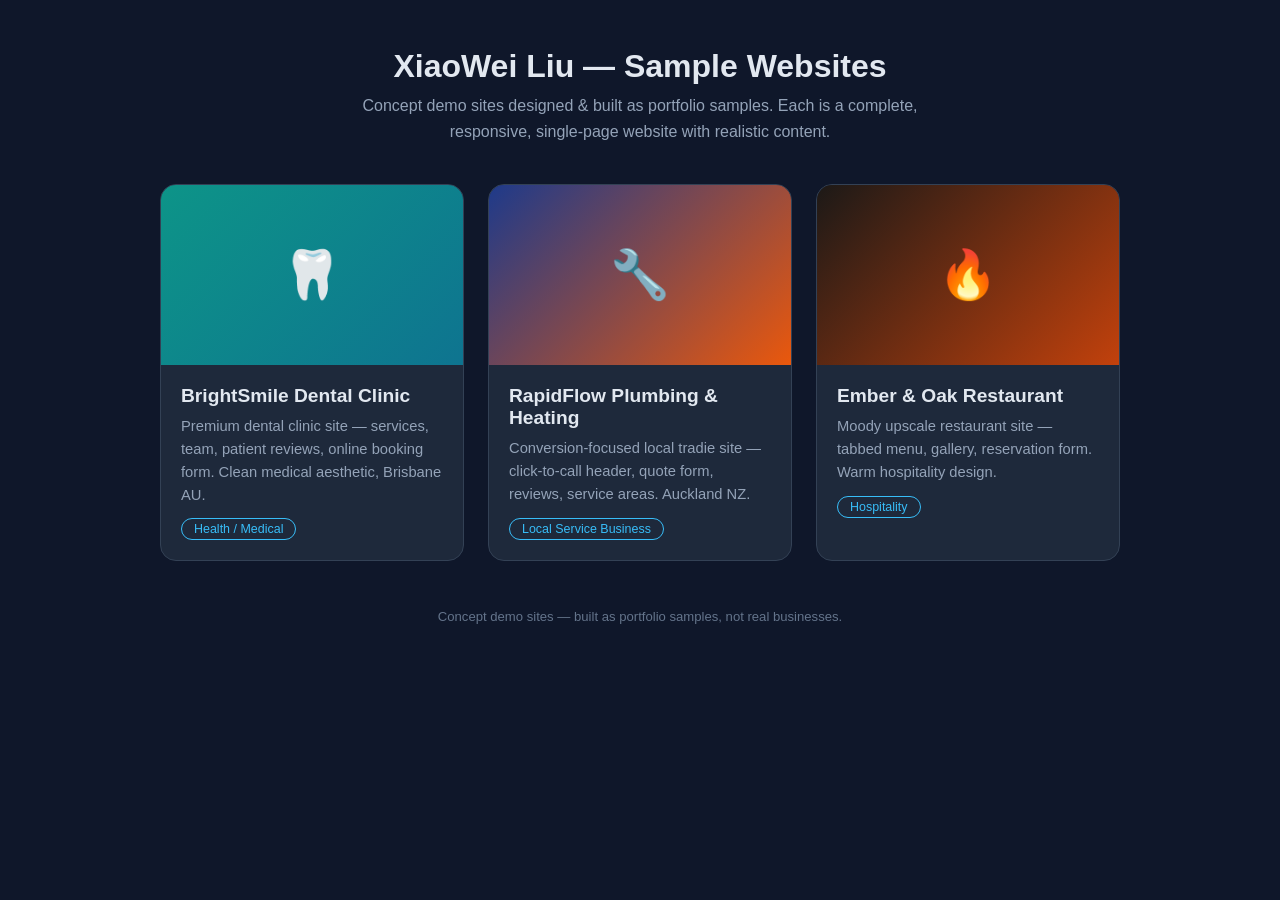
<file: index.html>
<!DOCTYPE html>
<html lang="en">
<head>
<meta charset="UTF-8">
<meta name="viewport" content="width=device-width, initial-scale=1.0">
<title>XiaoWei Liu — Web Design & Development Samples</title>
<style>
  * { margin:0; padding:0; box-sizing:border-box; }
  body { font-family:-apple-system,'Segoe UI',Roboto,Helvetica,Arial,sans-serif; background:#0f172a; color:#e2e8f0; min-height:100vh; display:flex; flex-direction:column; align-items:center; padding:48px 20px; }
  h1 { font-size:2rem; margin-bottom:8px; text-align:center; }
  p.sub { color:#94a3b8; margin-bottom:40px; text-align:center; max-width:640px; line-height:1.6; }
  .grid { display:grid; grid-template-columns:repeat(auto-fit,minmax(280px,1fr)); gap:24px; max-width:960px; width:100%; }
  .card { background:#1e293b; border-radius:16px; overflow:hidden; text-decoration:none; color:inherit; transition:transform .2s, box-shadow .2s; border:1px solid #334155; }
  .card:hover { transform:translateY(-4px); box-shadow:0 12px 32px rgba(0,0,0,.4); }
  .card .thumb { height:180px; display:flex; align-items:center; justify-content:center; font-size:3rem; }
  .card.dental .thumb { background:linear-gradient(135deg,#0d9488,#0e7490); }
  .card.plumbing .thumb { background:linear-gradient(135deg,#1e3a8a,#ea580c); }
  .card.restaurant .thumb { background:linear-gradient(135deg,#1c1917,#c2410c); }
  .card .body { padding:20px; }
  .card h2 { font-size:1.2rem; margin-bottom:8px; }
  .card p { color:#94a3b8; font-size:.92rem; line-height:1.55; }
  .card .tag { display:inline-block; margin-top:12px; font-size:.78rem; color:#38bdf8; border:1px solid #38bdf8; border-radius:999px; padding:3px 12px; }
  footer { margin-top:48px; color:#64748b; font-size:.82rem; text-align:center; }
</style>
</head>
<body>
  <h1>XiaoWei Liu — Sample Websites</h1>
  <p class="sub">Concept demo sites designed &amp; built as portfolio samples. Each is a complete, responsive, single-page website with realistic content.</p>
  <div class="grid">
    <a class="card dental" href="./dental-clinic/">
      <div class="thumb">🦷</div>
      <div class="body">
        <h2>BrightSmile Dental Clinic</h2>
        <p>Premium dental clinic site — services, team, patient reviews, online booking form. Clean medical aesthetic, Brisbane AU.</p>
        <span class="tag">Health / Medical</span>
      </div>
    </a>
    <a class="card plumbing" href="./plumbing/">
      <div class="thumb">🔧</div>
      <div class="body">
        <h2>RapidFlow Plumbing &amp; Heating</h2>
        <p>Conversion-focused local tradie site — click-to-call header, quote form, reviews, service areas. Auckland NZ.</p>
        <span class="tag">Local Service Business</span>
      </div>
    </a>
    <a class="card restaurant" href="./restaurant/">
      <div class="thumb">🔥</div>
      <div class="body">
        <h2>Ember &amp; Oak Restaurant</h2>
        <p>Moody upscale restaurant site — tabbed menu, gallery, reservation form. Warm hospitality design.</p>
        <span class="tag">Hospitality</span>
      </div>
    </a>
  </div>
  <footer>Concept demo sites — built as portfolio samples, not real businesses.</footer>
</body>
</html>
</file>
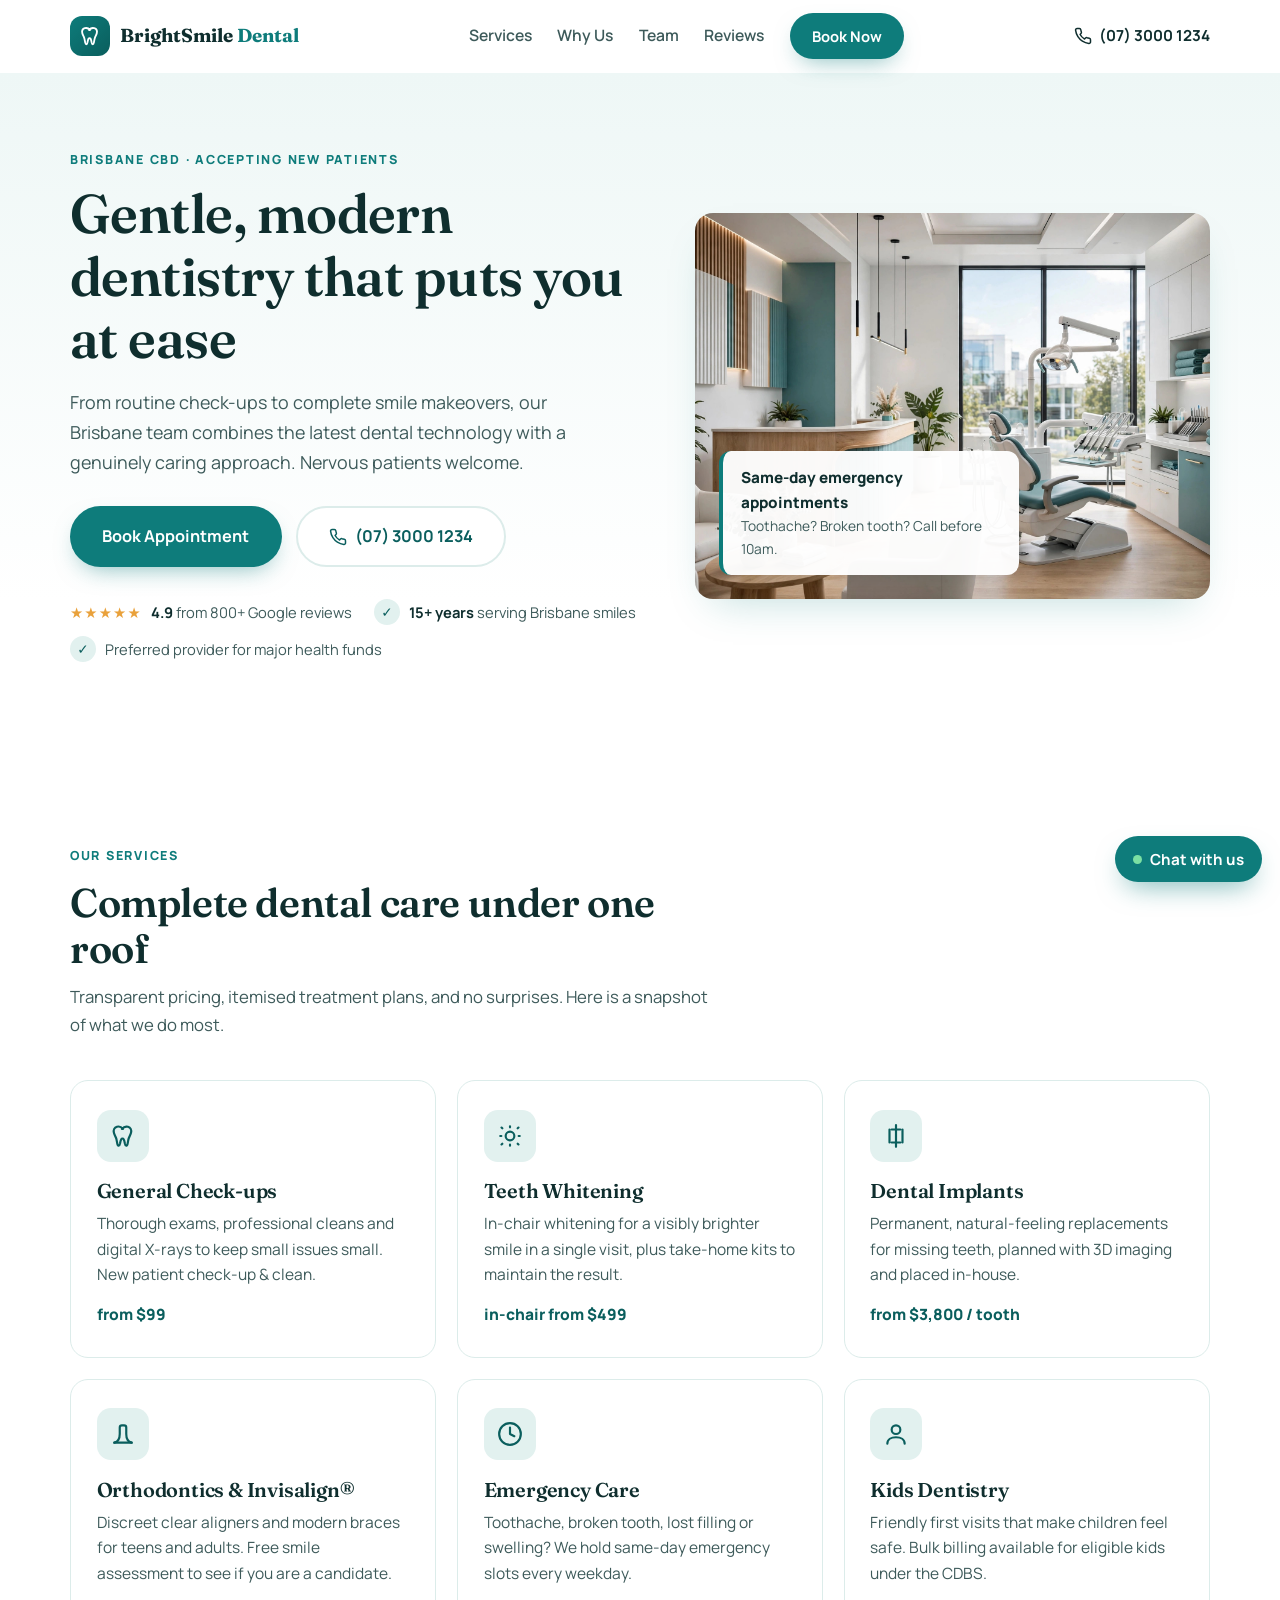
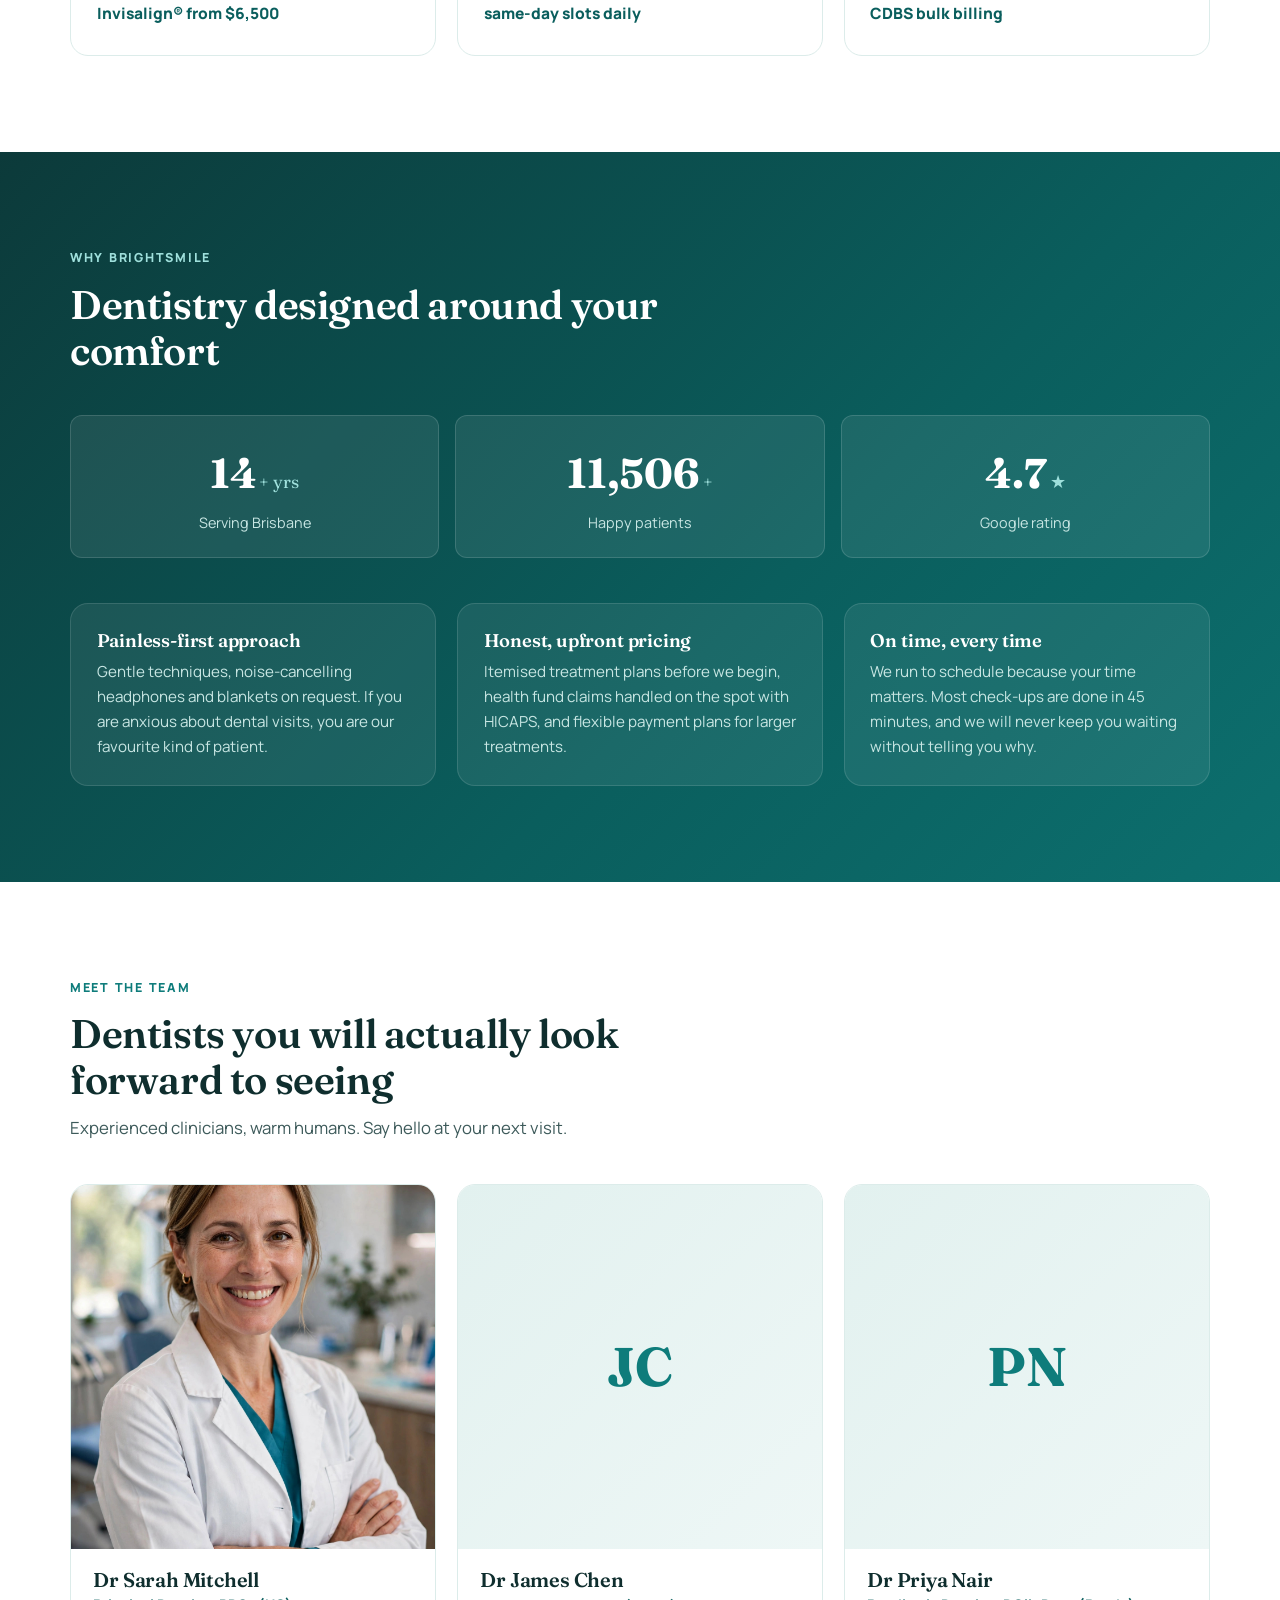
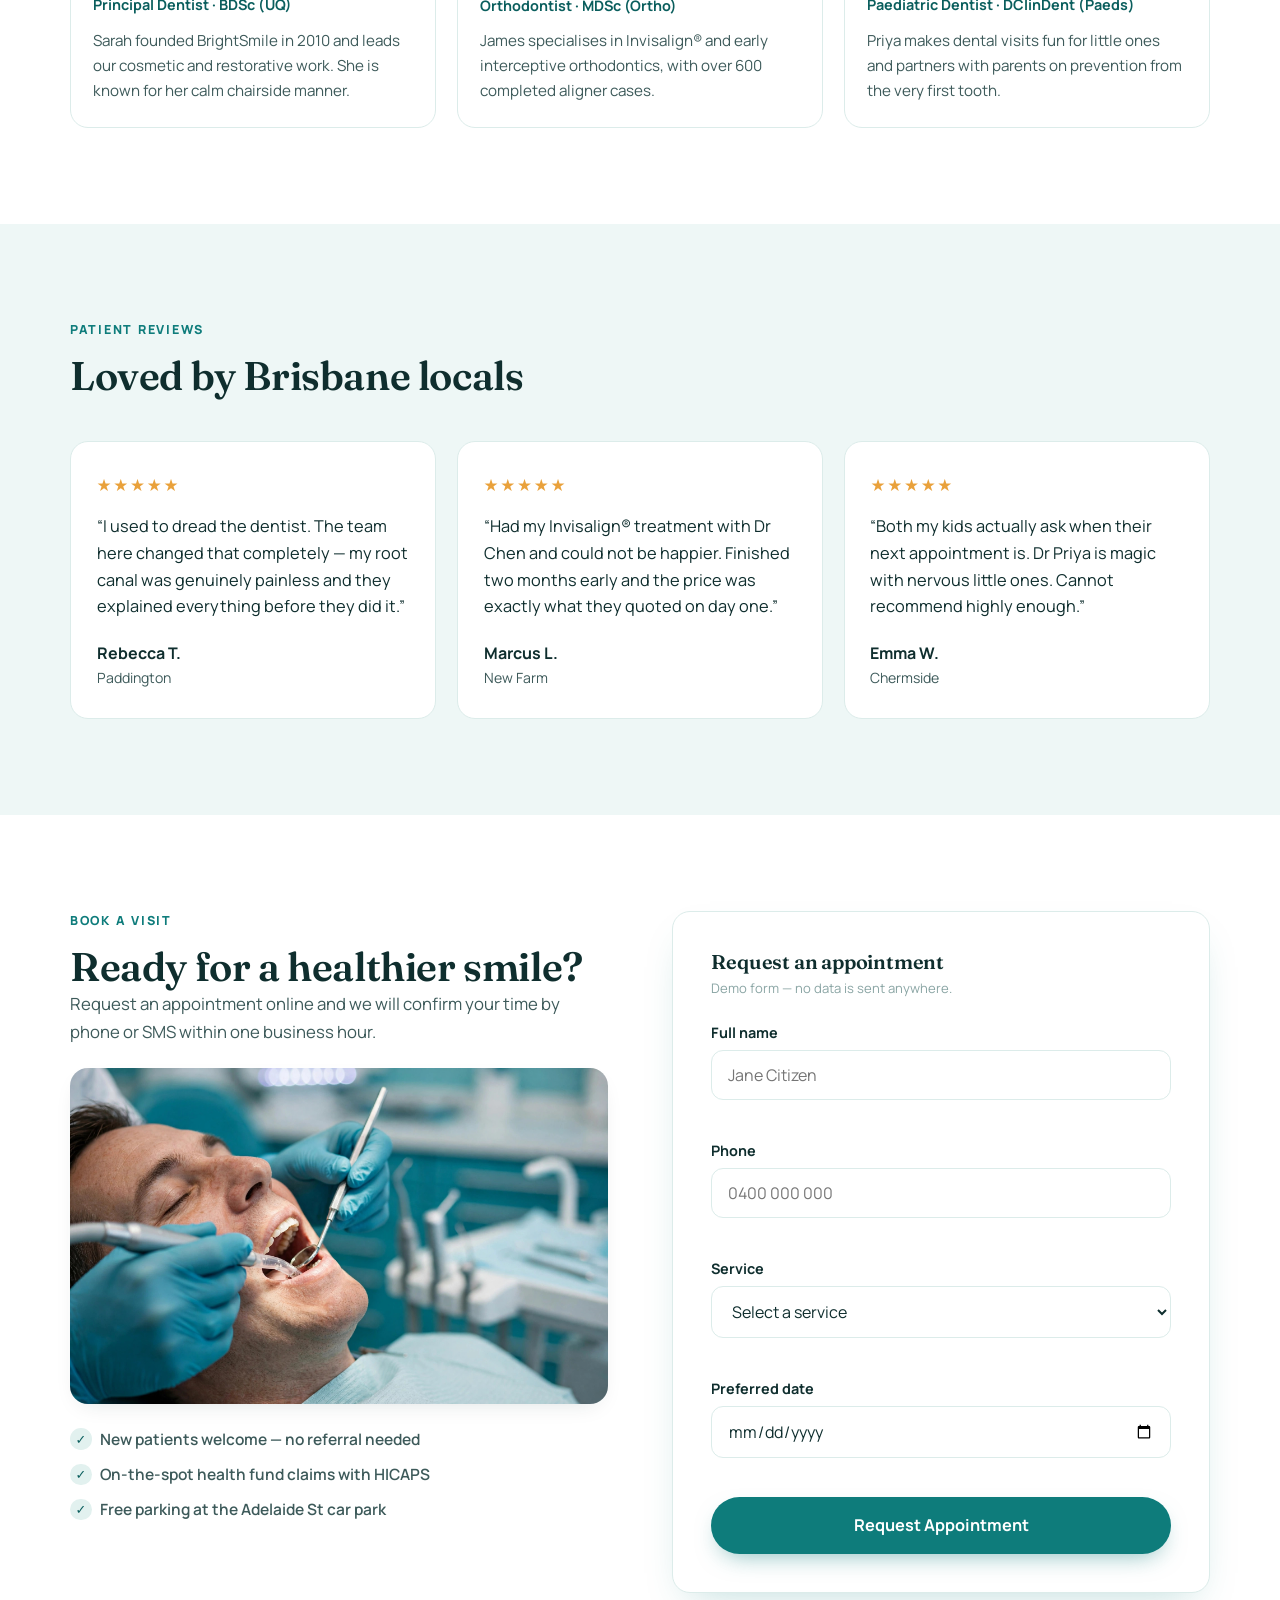
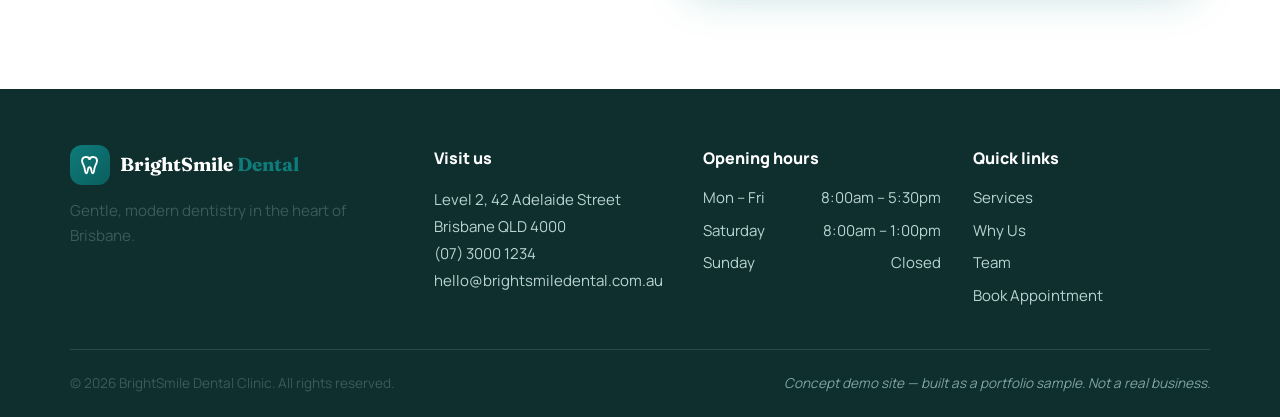
<file: dental-clinic/index.html>
<!DOCTYPE html>
<html lang="en-AU">
<head>
  <meta charset="UTF-8">
  <meta name="viewport" content="width=device-width, initial-scale=1.0">
  <title>BrightSmile Dental Clinic | Gentle Modern Dentistry in Brisbane</title>
  <meta name="description" content="BrightSmile Dental Clinic — gentle, modern dentistry in Brisbane CBD. Check-ups, whitening, implants, Invisalign and emergency care. Book online today.">
  <link rel="preconnect" href="https://fonts.googleapis.com">
  <link rel="preconnect" href="https://fonts.gstatic.com" crossorigin>
  <link href="https://fonts.googleapis.com/css2?family=Fraunces:opsz,wght@9..144,500;9..144,600;9..144,700&family=Manrope:wght@400;500;600;700;800&display=swap" rel="stylesheet">
  <link rel="stylesheet" href="styles.css">
  <link rel="stylesheet" href="chatbot.css">
</head>
<body>

  <!-- ============ NAV ============ -->
  <header class="nav" id="siteNav">
    <div class="container nav-inner">
      <a href="#top" class="brand" aria-label="BrightSmile Dental Clinic home">
        <span class="brand-mark" aria-hidden="true">
          <svg viewBox="0 0 24 24" width="22" height="22" fill="none" stroke="currentColor" stroke-width="2" stroke-linecap="round" stroke-linejoin="round"><path d="M12 5.5c-1.5-1.8-3.7-2.6-5.6-2C4 4.2 3 6.6 3.6 9c.5 2.1 1.6 3.4 2.2 5.4.4 1.4.6 3 .9 4.5.2 1 .6 2.1 1.4 2.1.9 0 1-1.2 1.2-2.3.2-1.3.5-2.7 1.2-3.9.3-.6 1.7-.6 2 0 .7 1.2 1 2.6 1.2 3.9.2 1.1.3 2.3 1.2 2.3.8 0 1.2-1.1 1.4-2.1.3-1.5.5-3.1.9-4.5.6-2 1.7-3.3 2.2-5.4.6-2.4-.4-4.8-2.8-5.5-1.9-.6-4.1.2-5.6 2z"/></svg>
        </span>
        <span class="brand-text">BrightSmile <em>Dental</em></span>
      </a>
      <nav class="nav-links" id="navLinks" aria-label="Primary">
        <a href="#services">Services</a>
        <a href="#why">Why Us</a>
        <a href="#team">Team</a>
        <a href="#reviews">Reviews</a>
        <a href="#book" class="btn btn-primary btn-sm nav-cta">Book Now</a>
      </nav>
      <div class="nav-actions">
        <a href="tel:+61730001234" class="nav-phone" aria-label="Call the clinic">
          <svg viewBox="0 0 24 24" width="18" height="18" fill="none" stroke="currentColor" stroke-width="2" stroke-linecap="round" stroke-linejoin="round"><path d="M22 16.9v3a2 2 0 0 1-2.2 2 19.8 19.8 0 0 1-8.6-3.1 19.5 19.5 0 0 1-6-6A19.8 19.8 0 0 1 2.1 4.2 2 2 0 0 1 4.1 2h3a2 2 0 0 1 2 1.7c.1 1 .4 2 .7 2.9a2 2 0 0 1-.5 2.1L8.1 10a16 16 0 0 0 6 6l1.3-1.3a2 2 0 0 1 2.1-.4c.9.3 1.9.5 2.9.7a2 2 0 0 1 1.6 2z"/></svg>
          <span>(07) 3000 1234</span>
        </a>
        <button class="nav-toggle" id="navToggle" aria-label="Open menu" aria-expanded="false">
          <span></span><span></span><span></span>
        </button>
      </div>
    </div>
  </header>

  <main id="top">

    <!-- ============ HERO ============ -->
    <section class="hero">
      <div class="container hero-grid">
        <div class="hero-copy">
          <p class="eyebrow">Brisbane CBD &middot; Accepting new patients</p>
          <h1>Gentle, modern dentistry that puts you at ease</h1>
          <p class="lede">From routine check-ups to complete smile makeovers, our Brisbane team combines the latest dental technology with a genuinely caring approach. Nervous patients welcome.</p>
          <div class="hero-ctas">
            <a href="#book" class="btn btn-primary btn-lg">Book Appointment</a>
            <a href="tel:+61730001234" class="btn btn-outline btn-lg">
              <svg viewBox="0 0 24 24" width="18" height="18" fill="none" stroke="currentColor" stroke-width="2" stroke-linecap="round" stroke-linejoin="round"><path d="M22 16.9v3a2 2 0 0 1-2.2 2 19.8 19.8 0 0 1-8.6-3.1 19.5 19.5 0 0 1-6-6A19.8 19.5 0 0 1 2.1 4.2 2 2 0 0 1 4.1 2h3a2 2 0 0 1 2 1.7c.1 1 .4 2 .7 2.9a2 2 0 0 1-.5 2.1L8.1 10a16 16 0 0 0 6 6l1.3-1.3a2 2 0 0 1 2.1-.4c.9.3 1.9.5 2.9.7a2 2 0 0 1 1.6 2z"/></svg>
              (07) 3000 1234
            </a>
          </div>
          <div class="trust-badges">
            <div class="trust-badge">
              <span class="trust-stars" aria-hidden="true">&#9733;&#9733;&#9733;&#9733;&#9733;</span>
              <span><strong>4.9</strong> from 800+ Google reviews</span>
            </div>
            <div class="trust-badge">
              <span class="trust-icon" aria-hidden="true">&#10003;</span>
              <span><strong>15+ years</strong> serving Brisbane smiles</span>
            </div>
            <div class="trust-badge">
              <span class="trust-icon" aria-hidden="true">&#10003;</span>
              <span>Preferred provider for major health funds</span>
            </div>
          </div>
        </div>
        <div class="hero-media">
          <img src="images/hero.jpg" alt="Bright, modern treatment room at BrightSmile Dental Clinic" width="1200" height="900" fetchpriority="high">
          <div class="hero-card">
            <p class="hero-card-title">Same-day emergency appointments</p>
            <p class="hero-card-sub">Toothache? Broken tooth? Call before 10am.</p>
          </div>
        </div>
      </div>
    </section>

    <!-- ============ SERVICES ============ -->
    <section class="section" id="services">
      <div class="container">
        <div class="section-head">
          <p class="eyebrow">Our services</p>
          <h2>Complete dental care under one roof</h2>
          <p class="section-sub">Transparent pricing, itemised treatment plans, and no surprises. Here is a snapshot of what we do most.</p>
        </div>
        <div class="cards-grid">
          <article class="card reveal">
            <div class="card-icon" aria-hidden="true">
              <svg viewBox="0 0 24 24" fill="none" stroke="currentColor" stroke-width="2" stroke-linecap="round" stroke-linejoin="round"><path d="M12 5.5c-1.5-1.8-3.7-2.6-5.6-2C4 4.2 3 6.6 3.6 9c.5 2.1 1.6 3.4 2.2 5.4.4 1.4.6 3 .9 4.5.2 1 .6 2.1 1.4 2.1.9 0 1-1.2 1.2-2.3.2-1.3.5-2.7 1.2-3.9.3-.6 1.7-.6 2 0 .7 1.2 1 2.6 1.2 3.9.2 1.1.3 2.3 1.2 2.3.8 0 1.2-1.1 1.4-2.1.3-1.5.5-3.1.9-4.5.6-2 1.7-3.3 2.2-5.4.6-2.4-.4-4.8-2.8-5.5-1.9-.6-4.1.2-5.6 2z"/></svg>
            </div>
            <h3>General Check-ups</h3>
            <p>Thorough exams, professional cleans and digital X-rays to keep small issues small. New patient check-up &amp; clean.</p>
            <p class="price">from $99</p>
          </article>
          <article class="card reveal">
            <div class="card-icon" aria-hidden="true">
              <svg viewBox="0 0 24 24" fill="none" stroke="currentColor" stroke-width="2" stroke-linecap="round" stroke-linejoin="round"><path d="M12 3v1M12 20v1M4.2 4.2l.7.7M19.1 19.1l.7.7M3 12h1M20 12h1M4.2 19.8l.7-.7M19.1 4.9l.7-.7"/><circle cx="12" cy="12" r="4"/></svg>
            </div>
            <h3>Teeth Whitening</h3>
            <p>In-chair whitening for a visibly brighter smile in a single visit, plus take-home kits to maintain the result.</p>
            <p class="price">in-chair from $499</p>
          </article>
          <article class="card reveal">
            <div class="card-icon" aria-hidden="true">
              <svg viewBox="0 0 24 24" fill="none" stroke="currentColor" stroke-width="2" stroke-linecap="round" stroke-linejoin="round"><path d="M12 2v20M8 6h8M8 18h8M6 6v12M18 6v12"/></svg>
            </div>
            <h3>Dental Implants</h3>
            <p>Permanent, natural-feeling replacements for missing teeth, planned with 3D imaging and placed in-house.</p>
            <p class="price">from $3,800 / tooth</p>
          </article>
          <article class="card reveal">
            <div class="card-icon" aria-hidden="true">
              <svg viewBox="0 0 24 24" fill="none" stroke="currentColor" stroke-width="2" stroke-linecap="round" stroke-linejoin="round"><path d="M4 20c4-1 5-4 5-8V6a2 2 0 0 1 2-2h2a2 2 0 0 1 2 2v6c0 4 1 7 5 8"/><path d="M4 20h16"/></svg>
            </div>
            <h3>Orthodontics &amp; Invisalign&reg;</h3>
            <p>Discreet clear aligners and modern braces for teens and adults. Free smile assessment to see if you are a candidate.</p>
            <p class="price">Invisalign&reg; from $6,500</p>
          </article>
          <article class="card reveal">
            <div class="card-icon" aria-hidden="true">
              <svg viewBox="0 0 24 24" fill="none" stroke="currentColor" stroke-width="2" stroke-linecap="round" stroke-linejoin="round"><circle cx="12" cy="12" r="10"/><path d="M12 6v6l4 2"/></svg>
            </div>
            <h3>Emergency Care</h3>
            <p>Toothache, broken tooth, lost filling or swelling? We hold same-day emergency slots every weekday.</p>
            <p class="price">same-day slots daily</p>
          </article>
          <article class="card reveal">
            <div class="card-icon" aria-hidden="true">
              <svg viewBox="0 0 24 24" fill="none" stroke="currentColor" stroke-width="2" stroke-linecap="round" stroke-linejoin="round"><circle cx="12" cy="8" r="4"/><path d="M4 21c0-4 3.6-6 8-6s8 2 8 6"/></svg>
            </div>
            <h3>Kids Dentistry</h3>
            <p>Friendly first visits that make children feel safe. Bulk billing available for eligible kids under the CDBS.</p>
            <p class="price">CDBS bulk billing</p>
          </article>
        </div>
      </div>
    </section>

    <!-- ============ WHY US ============ -->
    <section class="band" id="why">
      <div class="container">
        <div class="section-head section-head-light">
          <p class="eyebrow eyebrow-light">Why BrightSmile</p>
          <h2>Dentistry designed around your comfort</h2>
        </div>
        <div class="stats">
          <div class="stat reveal"><span class="stat-num" data-count="15">0</span><span class="stat-suffix">+ yrs</span><p>Serving Brisbane</p></div>
          <div class="stat reveal"><span class="stat-num" data-count="12000">0</span><span class="stat-suffix">+</span><p>Happy patients</p></div>
          <div class="stat reveal"><span class="stat-num" data-count="4.9" data-decimals="1">0</span><span class="stat-suffix">&#9733;</span><p>Google rating</p></div>
        </div>
        <div class="diff-grid">
          <div class="diff reveal">
            <h3>Painless-first approach</h3>
            <p>Gentle techniques, noise-cancelling headphones and blankets on request. If you are anxious about dental visits, you are our favourite kind of patient.</p>
          </div>
          <div class="diff reveal">
            <h3>Honest, upfront pricing</h3>
            <p>Itemised treatment plans before we begin, health fund claims handled on the spot with HICAPS, and flexible payment plans for larger treatments.</p>
          </div>
          <div class="diff reveal">
            <h3>On time, every time</h3>
            <p>We run to schedule because your time matters. Most check-ups are done in 45 minutes, and we will never keep you waiting without telling you why.</p>
          </div>
        </div>
      </div>
    </section>

    <!-- ============ TEAM ============ -->
    <section class="section" id="team">
      <div class="container">
        <div class="section-head">
          <p class="eyebrow">Meet the team</p>
          <h2>Dentists you will actually look forward to seeing</h2>
          <p class="section-sub">Experienced clinicians, warm humans. Say hello at your next visit.</p>
        </div>
        <div class="team-grid">
          <article class="team-card reveal">
            <div class="team-photo"><img src="images/team.jpg" alt="Dr Sarah Mitchell, Principal Dentist" width="800" height="800" loading="lazy"></div>
            <h3>Dr Sarah Mitchell</h3>
            <p class="team-role">Principal Dentist &middot; BDSc (UQ)</p>
            <p class="team-bio">Sarah founded BrightSmile in 2010 and leads our cosmetic and restorative work. She is known for her calm chairside manner.</p>
          </article>
          <article class="team-card reveal">
            <div class="team-photo team-initials" aria-hidden="true"><span>JC</span></div>
            <h3>Dr James Chen</h3>
            <p class="team-role">Orthodontist &middot; MDSc (Ortho)</p>
            <p class="team-bio">James specialises in Invisalign&reg; and early interceptive orthodontics, with over 600 completed aligner cases.</p>
          </article>
          <article class="team-card reveal">
            <div class="team-photo team-initials" aria-hidden="true"><span>PN</span></div>
            <h3>Dr Priya Nair</h3>
            <p class="team-role">Paediatric Dentist &middot; DClinDent (Paeds)</p>
            <p class="team-bio">Priya makes dental visits fun for little ones and partners with parents on prevention from the very first tooth.</p>
          </article>
        </div>
      </div>
    </section>

    <!-- ============ REVIEWS ============ -->
    <section class="section section-tint" id="reviews">
      <div class="container">
        <div class="section-head">
          <p class="eyebrow">Patient reviews</p>
          <h2>Loved by Brisbane locals</h2>
        </div>
        <div class="cards-grid cards-grid-3">
          <figure class="card review reveal">
            <div class="review-stars" aria-label="5 out of 5 stars">&#9733;&#9733;&#9733;&#9733;&#9733;</div>
            <blockquote>&ldquo;I used to dread the dentist. The team here changed that completely &mdash; my root canal was genuinely painless and they explained everything before they did it.&rdquo;</blockquote>
            <figcaption><strong>Rebecca T.</strong><span>Paddington</span></figcaption>
          </figure>
          <figure class="card review reveal">
            <div class="review-stars" aria-label="5 out of 5 stars">&#9733;&#9733;&#9733;&#9733;&#9733;</div>
            <blockquote>&ldquo;Had my Invisalign&reg; treatment with Dr Chen and could not be happier. Finished two months early and the price was exactly what they quoted on day one.&rdquo;</blockquote>
            <figcaption><strong>Marcus L.</strong><span>New Farm</span></figcaption>
          </figure>
          <figure class="card review reveal">
            <div class="review-stars" aria-label="5 out of 5 stars">&#9733;&#9733;&#9733;&#9733;&#9733;</div>
            <blockquote>&ldquo;Both my kids actually ask when their next appointment is. Dr Priya is magic with nervous little ones. Cannot recommend highly enough.&rdquo;</blockquote>
            <figcaption><strong>Emma W.</strong><span>Chermside</span></figcaption>
          </figure>
        </div>
      </div>
    </section>

    <!-- ============ BOOKING ============ -->
    <section class="section" id="book">
      <div class="container book-grid">
        <div class="book-copy">
          <p class="eyebrow">Book a visit</p>
          <h2>Ready for a healthier smile?</h2>
          <p class="section-sub">Request an appointment online and we will confirm your time by phone or SMS within one business hour.</p>
          <div class="book-media">
            <img src="images/treatment.jpg" alt="Modern dental treatment at BrightSmile" width="1000" height="700" loading="lazy">
          </div>
          <ul class="book-points">
            <li>New patients welcome &mdash; no referral needed</li>
            <li>On-the-spot health fund claims with HICAPS</li>
            <li>Free parking at the Adelaide St car park</li>
          </ul>
        </div>
        <form class="book-form" id="bookingForm" novalidate>
          <h3>Request an appointment</h3>
          <p class="form-note">Demo form &mdash; no data is sent anywhere.</p>
          <div class="field">
            <label for="fName">Full name</label>
            <input type="text" id="fName" name="name" placeholder="Jane Citizen" autocomplete="name" required>
            <p class="field-error" data-for="fName"></p>
          </div>
          <div class="field">
            <label for="fPhone">Phone</label>
            <input type="tel" id="fPhone" name="phone" placeholder="0400 000 000" autocomplete="tel" required>
            <p class="field-error" data-for="fPhone"></p>
          </div>
          <div class="field">
            <label for="fService">Service</label>
            <select id="fService" name="service" required>
              <option value="" disabled selected>Select a service</option>
              <option>General check-up &amp; clean</option>
              <option>Teeth whitening</option>
              <option>Dental implants consult</option>
              <option>Orthodontics / Invisalign&reg; consult</option>
              <option>Emergency appointment</option>
              <option>Kids dentistry</option>
            </select>
            <p class="field-error" data-for="fService"></p>
          </div>
          <div class="field">
            <label for="fDate">Preferred date</label>
            <input type="date" id="fDate" name="date" required>
            <p class="field-error" data-for="fDate"></p>
          </div>
          <button type="submit" class="btn btn-primary btn-lg btn-block">Request Appointment</button>
          <div class="form-success" id="formSuccess" role="status" hidden>
            <p><strong>Thanks, <span id="successName"></span>!</strong></p>
            <p>Your request has been received. We will call you shortly to confirm your <span id="successService"></span> appointment.</p>
          </div>
        </form>
      </div>
    </section>

  </main>

  <!-- ============ FOOTER ============ -->
  <footer class="footer">
    <div class="container footer-grid">
      <div class="footer-brand">
        <a href="#top" class="brand" aria-label="BrightSmile Dental Clinic home">
          <span class="brand-mark" aria-hidden="true">
            <svg viewBox="0 0 24 24" width="22" height="22" fill="none" stroke="currentColor" stroke-width="2" stroke-linecap="round" stroke-linejoin="round"><path d="M12 5.5c-1.5-1.8-3.7-2.6-5.6-2C4 4.2 3 6.6 3.6 9c.5 2.1 1.6 3.4 2.2 5.4.4 1.4.6 3 .9 4.5.2 1 .6 2.1 1.4 2.1.9 0 1-1.2 1.2-2.3.2-1.3.5-2.7 1.2-3.9.3-.6 1.7-.6 2 0 .7 1.2 1 2.6 1.2 3.9.2 1.1.3 2.3 1.2 2.3.8 0 1.2-1.1 1.4-2.1.3-1.5.5-3.1.9-4.5.6-2 1.7-3.3 2.2-5.4.6-2.4-.4-4.8-2.8-5.5-1.9-.6-4.1.2-5.6 2z"/></svg>
          </span>
          <span class="brand-text">BrightSmile <em>Dental</em></span>
        </a>
        <p>Gentle, modern dentistry in the heart of Brisbane.</p>
      </div>
      <div class="footer-col">
        <h4>Visit us</h4>
        <address>
          Level 2, 42 Adelaide Street<br>
          Brisbane QLD 4000<br>
          <a href="tel:+61730001234">(07) 3000 1234</a><br>
          <a href="mailto:hello@brightsmiledental.com.au">hello@brightsmiledental.com.au</a>
        </address>
      </div>
      <div class="footer-col">
        <h4>Opening hours</h4>
        <ul class="hours">
          <li><span>Mon &ndash; Fri</span><span>8:00am &ndash; 5:30pm</span></li>
          <li><span>Saturday</span><span>8:00am &ndash; 1:00pm</span></li>
          <li><span>Sunday</span><span>Closed</span></li>
        </ul>
      </div>
      <div class="footer-col">
        <h4>Quick links</h4>
        <ul class="footer-links">
          <li><a href="#services">Services</a></li>
          <li><a href="#why">Why Us</a></li>
          <li><a href="#team">Team</a></li>
          <li><a href="#book">Book Appointment</a></li>
        </ul>
      </div>
    </div>
    <div class="container footer-bottom">
      <p>&copy; <span id="year">2026</span> BrightSmile Dental Clinic. All rights reserved.</p>
      <p class="demo-note">Concept demo site &mdash; built as a portfolio sample. Not a real business.</p>
    </div>
  </footer>

  <!-- Demo chatbot widget: portfolio sample, answers from the page FAQ, booking simulated -->
  <button class="bs-chat-btn" id="bsChatBtn" type="button" aria-expanded="false" aria-controls="bsChatPanel">
    <span class="bs-chat-dot" aria-hidden="true"></span> Chat with us
  </button>
  <section class="bs-chat-panel" id="bsChatPanel" hidden aria-label="BrightSmile demo chat">
    <div class="bs-chat-head">
      <div>
        <h3>BrightSmile Assistant</h3>
        <p>Demo chatbot &middot; replies from clinic FAQ &middot; booking here is simulated, no data is sent</p>
      </div>
      <button class="bs-chat-close" id="bsChatClose" type="button" aria-label="Close chat">&times;</button>
    </div>
    <div class="bs-chat-body" id="bsChatBody" aria-live="polite"></div>
    <div class="bs-chips" id="bsChatChips"></div>
    <form class="bs-chat-form" id="bsChatForm">
      <input id="bsChatInput" type="text" placeholder="Ask about prices, hours, booking…" autocomplete="off" aria-label="Type your message">
      <button type="submit">Send</button>
    </form>
  </section>

  <script src="script.js"></script>
  <script src="chatbot.js"></script>
</body>
</html>
</file>
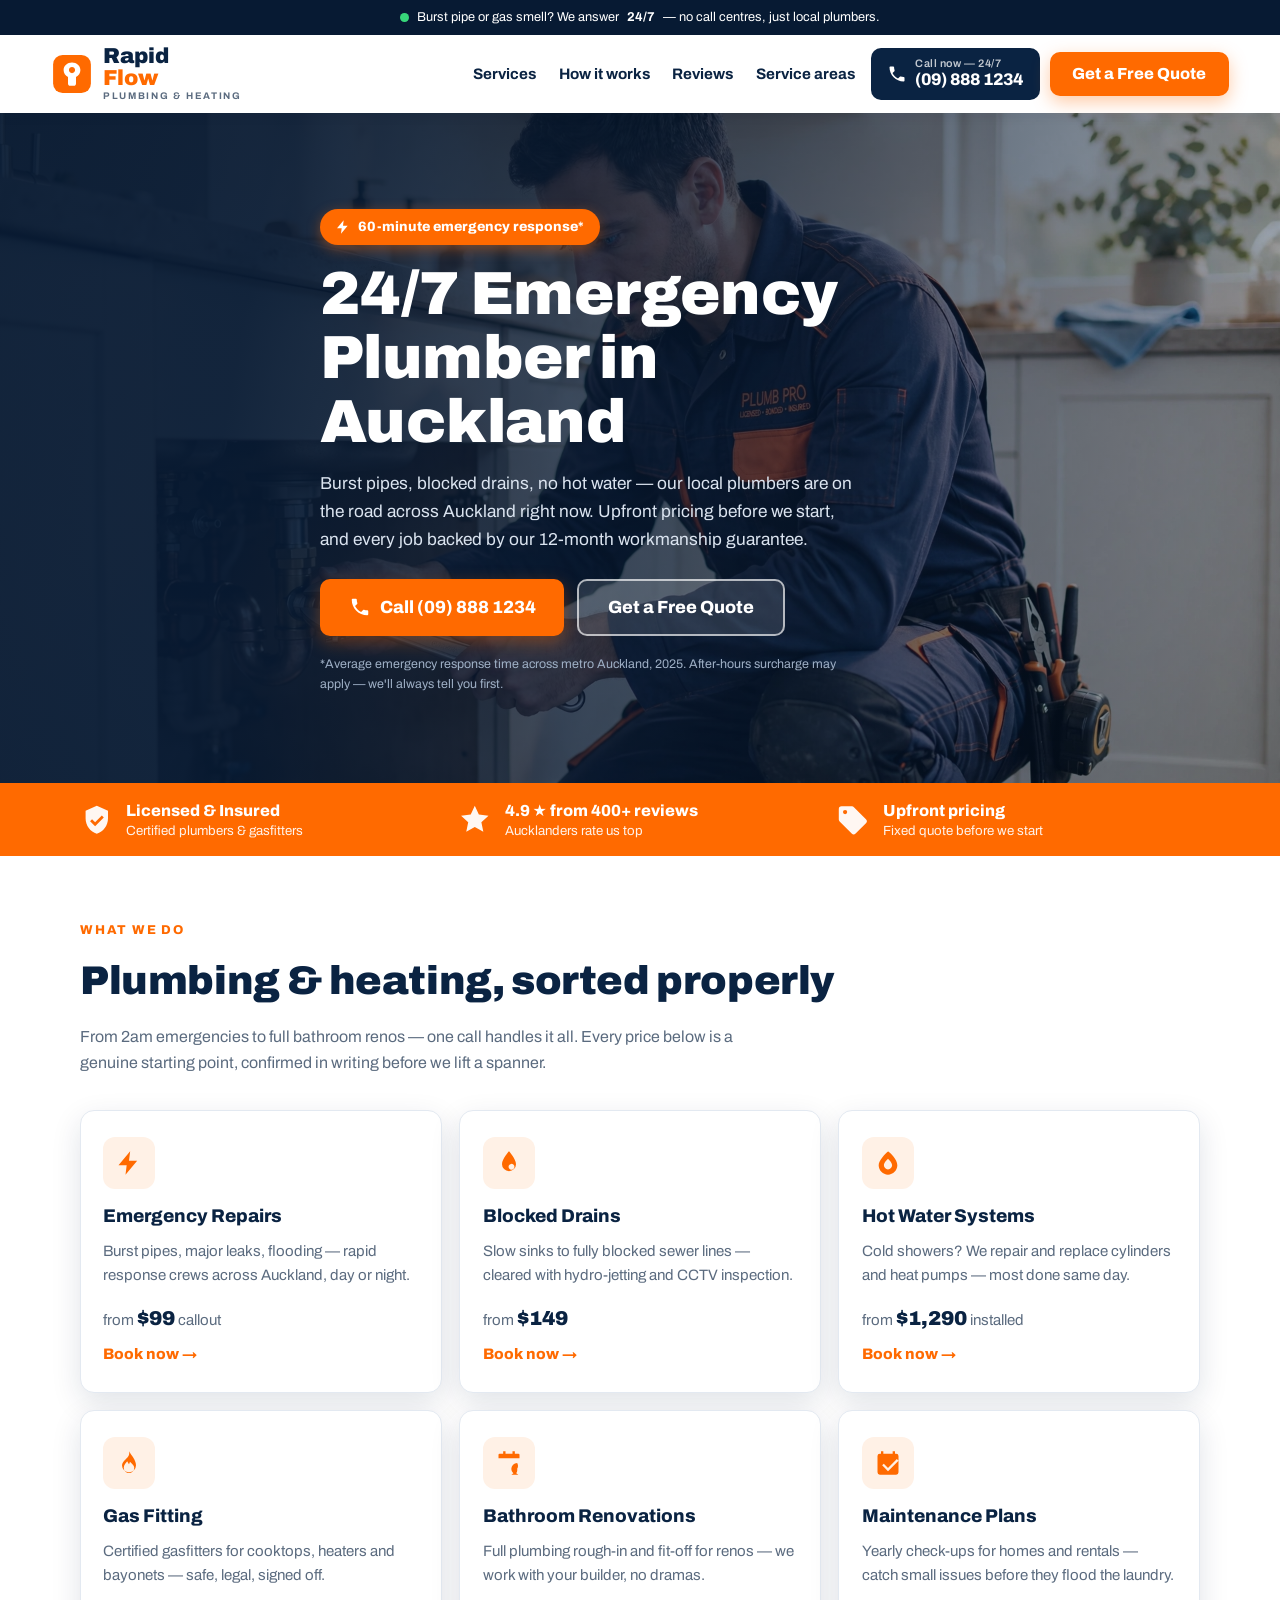
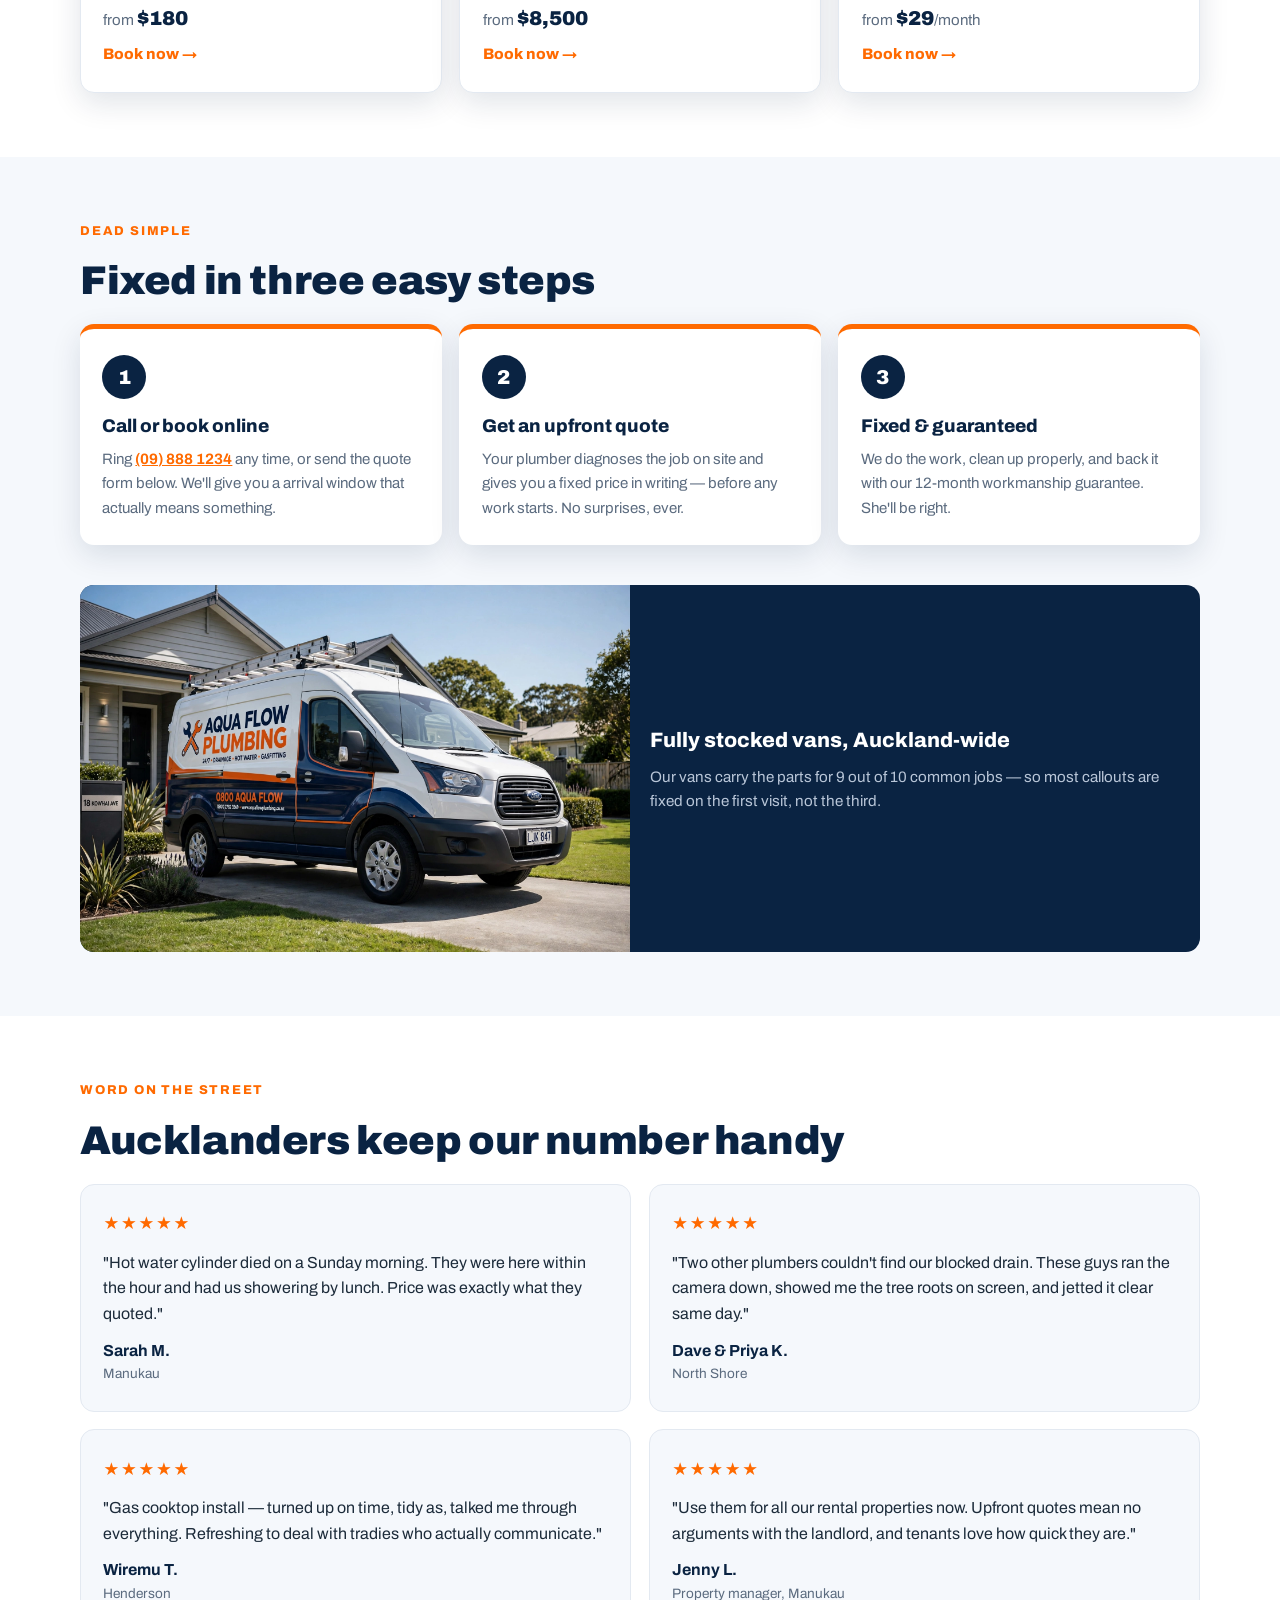
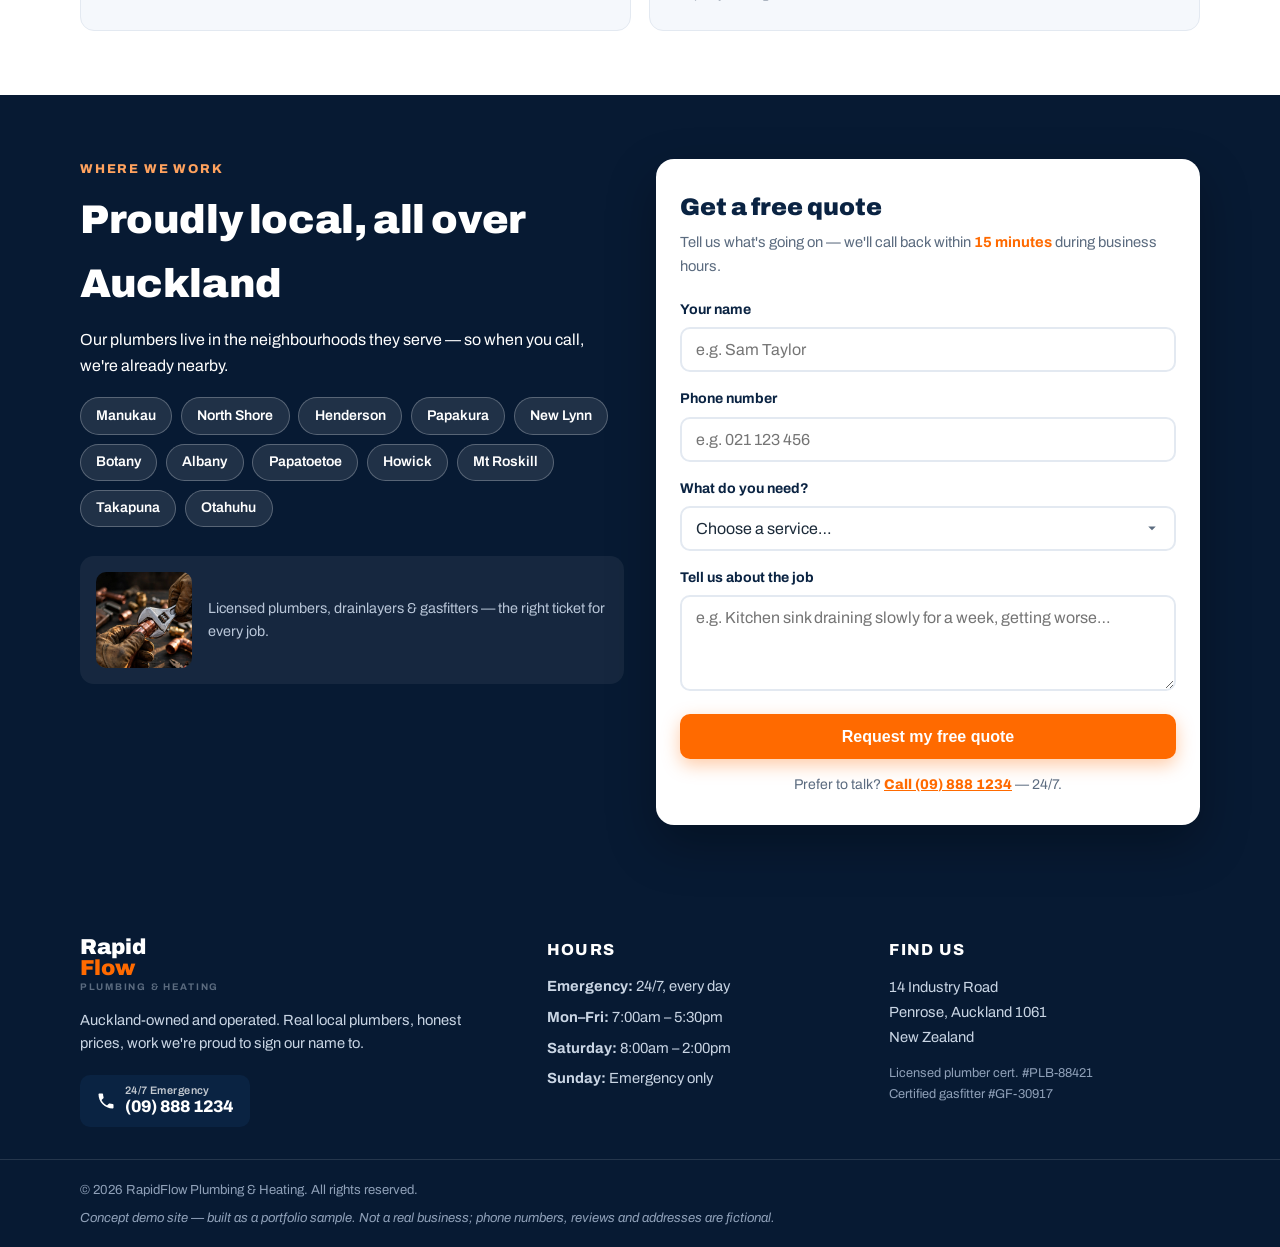
<file: plumbing/index.html>
<!DOCTYPE html>
<html lang="en-NZ">
<head>
<meta charset="UTF-8">
<meta name="viewport" content="width=device-width, initial-scale=1.0">
<title>RapidFlow Plumbing &amp; Heating | 24/7 Emergency Plumber in Auckland</title>
<meta name="description" content="Auckland's trusted local plumbers. 24/7 emergency callouts, blocked drains, hot water & gas fitting. Upfront pricing, 60-minute emergency response. Call (09) 888 1234.">
<link rel="preconnect" href="https://fonts.googleapis.com">
<link rel="preconnect" href="https://fonts.gstatic.com" crossorigin>
<link href="https://fonts.googleapis.com/css2?family=Archivo:wght@500;600;700;800;900&display=swap" rel="stylesheet">
<link rel="stylesheet" href="styles.css">
</head>
<body>

<!-- ============ STICKY HEADER ============ -->
<header class="site-header" id="siteHeader">
  <div class="topbar">
    <span class="topbar-dot" aria-hidden="true"></span>
    Burst pipe or gas smell? We answer <strong>24/7</strong> — no call centres, just local plumbers.
  </div>
  <div class="navbar">
    <a href="#top" class="logo" aria-label="RapidFlow Plumbing and Heating home">
      <svg class="logo-mark" viewBox="0 0 40 40" aria-hidden="true"><rect x="2" y="2" width="36" height="36" rx="9" fill="#ff6a00"/><path d="M20 9c-4.4 0-8 3.2-8 7.2 0 2.9 1.7 5.4 4.2 6.6v6.4c0 1.1.9 2 2 2h3.6c1.1 0 2-.9 2-2v-6.4c2.5-1.2 4.2-3.7 4.2-6.6 0-4-3.6-7.2-8-7.2zm0 4.4c1.6 0 2.9 1.2 2.9 2.8 0 1.2-.8 2.3-1.9 2.7l-1 .4-1-.4c-1.1-.4-1.9-1.5-1.9-2.7 0-1.6 1.3-2.8 2.9-2.8z" fill="#fff"/></svg>
      <span class="logo-text">Rapid<em>Flow</em><small>PLUMBING &amp; HEATING</small></span>
    </a>
    <nav class="desktop-nav" aria-label="Primary">
      <a href="#services">Services</a>
      <a href="#how">How it works</a>
      <a href="#reviews">Reviews</a>
      <a href="#areas">Service areas</a>
    </nav>
    <div class="header-ctas">
      <a class="btn btn-call" href="tel:+6498881234">
        <svg viewBox="0 0 24 24" aria-hidden="true"><path d="M6.6 10.8c1.4 2.8 3.8 5.1 6.6 6.6l2.2-2.2c.3-.3.7-.4 1-.2 1.1.4 2.3.6 3.6.6.6 0 1 .4 1 1V20c0 .6-.4 1-1 1C10.6 21 3 13.4 3 4c0-.6.4-1 1-1h3.5c.6 0 1 .4 1 1 0 1.2.2 2.4.6 3.6.1.3 0 .7-.2 1l-2.3 2.2z" fill="currentColor"/></svg>
        <span><small>Call now — 24/7</small><strong>(09) 888 1234</strong></span>
      </a>
      <a class="btn btn-primary" href="#quote">Get a Free Quote</a>
      <button class="nav-toggle" id="navToggle" aria-label="Open menu" aria-expanded="false">
        <span></span><span></span><span></span>
      </button>
    </div>
  </div>
  <nav class="mobile-nav" id="mobileNav" aria-label="Mobile">
    <a href="#services">Services</a>
    <a href="#how">How it works</a>
    <a href="#reviews">Reviews</a>
    <a href="#areas">Service areas</a>
    <a href="#quote" class="mobile-nav-cta">Get a Free Quote</a>
  </nav>
</header>

<main id="top">

<!-- ============ HERO ============ -->
<section class="hero">
  <div class="hero-bg" role="img" aria-label="RapidFlow plumber repairing a kitchen sink in an Auckland home"></div>
  <div class="hero-inner">
    <div class="hero-badge">
      <svg viewBox="0 0 24 24" aria-hidden="true"><path d="M13 2 3 14h7l-1 8 10-12h-7l1-8z" fill="currentColor"/></svg>
      60-minute emergency response*
    </div>
    <h1>24/7 Emergency Plumber in Auckland</h1>
    <p class="hero-sub">Burst pipes, blocked drains, no hot water — our local plumbers are on the road across Auckland right now. Upfront pricing before we start, and every job backed by our 12-month workmanship guarantee.</p>
    <div class="hero-ctas">
      <a class="btn btn-primary btn-lg" href="tel:+6498881234">
        <svg viewBox="0 0 24 24" aria-hidden="true"><path d="M6.6 10.8c1.4 2.8 3.8 5.1 6.6 6.6l2.2-2.2c.3-.3.7-.4 1-.2 1.1.4 2.3.6 3.6.6.6 0 1 .4 1 1V20c0 .6-.4 1-1 1C10.6 21 3 13.4 3 4c0-.6.4-1 1-1h3.5c.6 0 1 .4 1 1 0 1.2.2 2.4.6 3.6.1.3 0 .7-.2 1l-2.3 2.2z" fill="currentColor"/></svg>
        Call (09) 888 1234
      </a>
      <a class="btn btn-ghost btn-lg" href="#quote">Get a Free Quote</a>
    </div>
    <p class="hero-fineprint">*Average emergency response time across metro Auckland, 2025. After-hours surcharge may apply — we'll always tell you first.</p>
  </div>
</section>

<!-- ============ TRUST BAR ============ -->
<section class="trustbar" aria-label="Why choose RapidFlow">
  <div class="trustbar-inner">
    <div class="trust-item">
      <svg viewBox="0 0 24 24" aria-hidden="true"><path d="M12 2 4 5.5v5.6c0 5 3.4 9.6 8 10.9 4.6-1.3 8-5.9 8-10.9V5.5L12 2zm-1.2 14.6-3.6-3.6 1.4-1.4 2.2 2.2 4.8-4.8 1.4 1.4-6.2 6.2z" fill="currentColor"/></svg>
      <div><strong>Licensed &amp; Insured</strong><span>Certified plumbers &amp; gasfitters</span></div>
    </div>
    <div class="trust-item">
      <svg viewBox="0 0 24 24" aria-hidden="true"><path d="m12 2 2.9 6.3 6.9.8-5.1 4.7 1.4 6.8L12 17.2 5.9 20.6l1.4-6.8L2.2 9.1l6.9-.8L12 2z" fill="currentColor"/></svg>
      <div><strong>4.9 ★ from 400+ reviews</strong><span>Aucklanders rate us top</span></div>
    </div>
    <div class="trust-item">
      <svg viewBox="0 0 24 24" aria-hidden="true"><path d="M21.4 11.6 12.8 3a2 2 0 0 0-1.4-.6H4a2 2 0 0 0-2 2v7.4c0 .5.2 1 .6 1.4l8.6 8.6a2 2 0 0 0 2.8 0l7.4-7.4a2 2 0 0 0 0-2.8zM6.5 8A1.5 1.5 0 1 1 8 6.5 1.5 1.5 0 0 1 6.5 8z" fill="currentColor"/></svg>
      <div><strong>Upfront pricing</strong><span>Fixed quote before we start</span></div>
    </div>
  </div>
</section>

<!-- ============ SERVICES ============ -->
<section class="section" id="services">
  <div class="wrap">
    <p class="kicker">What we do</p>
    <h2>Plumbing &amp; heating, sorted properly</h2>
    <p class="section-sub">From 2am emergencies to full bathroom renos — one call handles it all. Every price below is a genuine starting point, confirmed in writing before we lift a spanner.</p>
    <div class="services-grid">
      <article class="service-card">
        <div class="service-icon"><svg viewBox="0 0 24 24" aria-hidden="true"><path d="M13 2 3 14h7l-1 8 10-12h-7l1-8z" fill="currentColor"/></svg></div>
        <h3>Emergency Repairs</h3>
        <p>Burst pipes, major leaks, flooding — rapid response crews across Auckland, day or night.</p>
        <p class="service-price">from <strong>$99</strong> callout</p>
        <a href="#quote" class="service-link">Book now →</a>
      </article>
      <article class="service-card">
        <div class="service-icon"><svg viewBox="0 0 24 24" aria-hidden="true"><path d="M12 2s6 6.6 6 11a6 6 0 0 1-12 0c0-4.4 6-11 6-11zm0 14.5A2.5 2.5 0 1 0 12 14a2.5 2.5 0 0 0 0 2.5z" fill="currentColor"/></svg></div>
        <h3>Blocked Drains</h3>
        <p>Slow sinks to fully blocked sewer lines — cleared with hydro-jetting and CCTV inspection.</p>
        <p class="service-price">from <strong>$149</strong></p>
        <a href="#quote" class="service-link">Book now →</a>
      </article>
      <article class="service-card">
        <div class="service-icon"><svg viewBox="0 0 24 24" aria-hidden="true"><path d="M12 22c4.4 0 8-3.6 8-8 0-5.5-6-10.5-7.4-11.7a.6.6 0 0 0-.9 0C10.2 3.5 4 9.5 4 14c0 4.4 3.6 8 8 8zm0-4.5c-2 0-3.5-1.6-3.5-3.5 0-2.6 2.8-5 3.5-5.7.7.7 3.5 3.1 3.5 5.7 0 1.9-1.5 3.5-3.5 3.5z" fill="currentColor"/></svg></div>
        <h3>Hot Water Systems</h3>
        <p>Cold showers? We repair and replace cylinders and heat pumps — most done same day.</p>
        <p class="service-price">from <strong>$1,290</strong> installed</p>
        <a href="#quote" class="service-link">Book now →</a>
      </article>
      <article class="service-card">
        <div class="service-icon"><svg viewBox="0 0 24 24" aria-hidden="true"><path d="M12 2c1 3.5-1.5 5.5-3 7C7.5 10.5 6 12 6 14a6 6 0 0 0 12 0c0-4.5-4-8.5-6-12zm0 18.5A4.5 4.5 0 0 1 7.5 16c0-2.4 2-4.2 3-5.5.3 1 1 1.6 1.5 2.5.4-.5.7-1.2.8-2 1.3 1.4 3.7 3.4 3.7 5A4.5 4.5 0 0 1 12 20.5z" fill="currentColor"/></svg></div>
        <h3>Gas Fitting</h3>
        <p>Certified gasfitters for cooktops, heaters and bayonets — safe, legal, signed off.</p>
        <p class="service-price">from <strong>$180</strong></p>
        <a href="#quote" class="service-link">Book now →</a>
      </article>
      <article class="service-card">
        <div class="service-icon"><svg viewBox="0 0 24 24" aria-hidden="true"><path d="M7 2v2H4a1 1 0 0 0-1 1v3h18V5a1 1 0 0 0-1-1h-3V2h-2v2H9V2H7zm12 10a5 5 0 0 0-5 5c0 1.5.7 2.9 1.8 3.8L14 22h6l-1.8-1.2A5 5 0 0 0 19 17a5 5 0 0 0 0-5z" fill="currentColor"/></svg></div>
        <h3>Bathroom Renovations</h3>
        <p>Full plumbing rough-in and fit-off for renos — we work with your builder, no dramas.</p>
        <p class="service-price">from <strong>$8,500</strong></p>
        <a href="#quote" class="service-link">Book now →</a>
      </article>
      <article class="service-card">
        <div class="service-icon"><svg viewBox="0 0 24 24" aria-hidden="true"><path d="M19 4h-1V2h-2v2H8V2H6v2H5a2 2 0 0 0-2 2v14a2 2 0 0 0 2 2h14a2 2 0 0 0 2-2V6a2 2 0 0 0-2-2zm-7 15-5-5 1.4-1.4L12 16.2l7.6-7.6L21 10l-9 9z" fill="currentColor"/></svg></div>
        <h3>Maintenance Plans</h3>
        <p>Yearly check-ups for homes and rentals — catch small issues before they flood the laundry.</p>
        <p class="service-price">from <strong>$29</strong>/month</p>
        <a href="#quote" class="service-link">Book now →</a>
      </article>
    </div>
  </div>
</section>

<!-- ============ HOW IT WORKS ============ -->
<section class="section section-alt" id="how">
  <div class="wrap">
    <p class="kicker">Dead simple</p>
    <h2>Fixed in three easy steps</h2>
    <div class="steps">
      <div class="step">
        <span class="step-num">1</span>
        <h3>Call or book online</h3>
        <p>Ring <a href="tel:+6498881234">(09) 888 1234</a> any time, or send the quote form below. We'll give you a arrival window that actually means something.</p>
      </div>
      <div class="step">
        <span class="step-num">2</span>
        <h3>Get an upfront quote</h3>
        <p>Your plumber diagnoses the job on site and gives you a fixed price in writing — before any work starts. No surprises, ever.</p>
      </div>
      <div class="step">
        <span class="step-num">3</span>
        <h3>Fixed &amp; guaranteed</h3>
        <p>We do the work, clean up properly, and back it with our 12-month workmanship guarantee. She'll be right.</p>
      </div>
    </div>
    <div class="van-strip">
      <img src="images/van.webp" alt="RapidFlow Plumbing branded service van" loading="lazy">
      <div class="van-copy">
        <h3>Fully stocked vans, Auckland-wide</h3>
        <p>Our vans carry the parts for 9 out of 10 common jobs — so most callouts are fixed on the first visit, not the third.</p>
      </div>
    </div>
  </div>
</section>

<!-- ============ REVIEWS ============ -->
<section class="section" id="reviews">
  <div class="wrap">
    <p class="kicker">Word on the street</p>
    <h2>Aucklanders keep our number handy</h2>
    <div class="reviews-grid">
      <figure class="review-card">
        <div class="stars" aria-label="5 out of 5 stars">★★★★★</div>
        <blockquote>"Hot water cylinder died on a Sunday morning. They were here within the hour and had us showering by lunch. Price was exactly what they quoted."</blockquote>
        <figcaption><strong>Sarah M.</strong><span>Manukau</span></figcaption>
      </figure>
      <figure class="review-card">
        <div class="stars" aria-label="5 out of 5 stars">★★★★★</div>
        <blockquote>"Two other plumbers couldn't find our blocked drain. These guys ran the camera down, showed me the tree roots on screen, and jetted it clear same day."</blockquote>
        <figcaption><strong>Dave &amp; Priya K.</strong><span>North Shore</span></figcaption>
      </figure>
      <figure class="review-card">
        <div class="stars" aria-label="5 out of 5 stars">★★★★★</div>
        <blockquote>"Gas cooktop install — turned up on time, tidy as, talked me through everything. Refreshing to deal with tradies who actually communicate."</blockquote>
        <figcaption><strong>Wiremu T.</strong><span>Henderson</span></figcaption>
      </figure>
      <figure class="review-card">
        <div class="stars" aria-label="4.5 out of 5 stars">★★★★★</div>
        <blockquote>"Use them for all our rental properties now. Upfront quotes mean no arguments with the landlord, and tenants love how quick they are."</blockquote>
        <figcaption><strong>Jenny L.</strong><span>Property manager, Manukau</span></figcaption>
      </figure>
    </div>
  </div>
</section>

<!-- ============ AREAS + QUOTE ============ -->
<section class="section section-dark" id="areas">
  <div class="wrap areas-wrap">
    <div class="areas-copy">
      <p class="kicker kicker-light">Where we work</p>
      <h2>Proudly local, all over Auckland</h2>
      <p>Our plumbers live in the neighbourhoods they serve — so when you call, we're already nearby.</p>
      <ul class="suburb-chips" aria-label="Service areas">
        <li>Manukau</li><li>North Shore</li><li>Henderson</li><li>Papakura</li>
        <li>New Lynn</li><li>Botany</li><li>Albany</li><li>Papatoetoe</li>
        <li>Howick</li><li>Mt Roskill</li><li>Takapuna</li><li>Otahuhu</li>
      </ul>
      <div class="tools-note">
        <img src="images/tools.webp" alt="Plumber's hands fitting a copper pipe" loading="lazy">
        <p>Licensed plumbers, drainlayers &amp; gasfitters — the right ticket for every job.</p>
      </div>
    </div>
    <div class="quote-card" id="quote">
      <h3>Get a free quote</h3>
      <p class="quote-sub">Tell us what's going on — we'll call back within <strong>15 minutes</strong> during business hours.</p>
      <form id="quoteForm" novalidate>
        <div class="field">
          <label for="qName">Your name</label>
          <input type="text" id="qName" name="name" placeholder="e.g. Sam Taylor" autocomplete="name" required>
        </div>
        <div class="field">
          <label for="qPhone">Phone number</label>
          <input type="tel" id="qPhone" name="phone" placeholder="e.g. 021 123 456" autocomplete="tel" required>
        </div>
        <div class="field">
          <label for="qService">What do you need?</label>
          <select id="qService" name="service" required>
            <option value="" disabled selected>Choose a service…</option>
            <option>Emergency repair</option>
            <option>Blocked drain</option>
            <option>Hot water system</option>
            <option>Gas fitting</option>
            <option>Bathroom renovation</option>
            <option>Maintenance plan</option>
            <option>Something else</option>
          </select>
        </div>
        <div class="field">
          <label for="qMsg">Tell us about the job</label>
          <textarea id="qMsg" name="message" rows="4" placeholder="e.g. Kitchen sink draining slowly for a week, getting worse…"></textarea>
        </div>
        <p class="form-error" id="formError" role="alert" hidden>Please add your name and a valid NZ phone number so we can call you back.</p>
        <button type="submit" class="btn btn-primary btn-block">Request my free quote</button>
        <p class="form-note">Prefer to talk? <a href="tel:+6498881234">Call (09) 888 1234</a> — 24/7.</p>
      </form>
      <div class="form-success" id="formSuccess" hidden>
        <svg viewBox="0 0 24 24" aria-hidden="true"><path d="M12 2a10 10 0 1 0 0 20 10 10 0 0 0 0-20zm-1.2 14.6-3.6-3.6 1.4-1.4 2.2 2.2 4.8-4.8 1.4 1.4-6.2 6.2z" fill="currentColor"/></svg>
        <h3>She's in the queue!</h3>
        <p>Thanks <span id="successName">mate</span> — a local plumber will call you back shortly. If it's urgent, don't wait: <a href="tel:+6498881234">(09) 888 1234</a>.</p>
      </div>
    </div>
  </div>
</section>

</main>

<!-- ============ FOOTER ============ -->
<footer class="site-footer">
  <div class="wrap footer-grid">
    <div class="footer-brand">
      <span class="logo-text">Rapid<em>Flow</em><small>PLUMBING &amp; HEATING</small></span>
      <p>Auckland-owned and operated. Real local plumbers, honest prices, work we're proud to sign our name to.</p>
      <a class="btn btn-call" href="tel:+6498881234">
        <svg viewBox="0 0 24 24" aria-hidden="true"><path d="M6.6 10.8c1.4 2.8 3.8 5.1 6.6 6.6l2.2-2.2c.3-.3.7-.4 1-.2 1.1.4 2.3.6 3.6.6.6 0 1 .4 1 1V20c0 .6-.4 1-1 1C10.6 21 3 13.4 3 4c0-.6.4-1 1-1h3.5c.6 0 1 .4 1 1 0 1.2.2 2.4.6 3.6.1.3 0 .7-.2 1l-2.3 2.2z" fill="currentColor"/></svg>
        <span><small>24/7 Emergency</small><strong>(09) 888 1234</strong></span>
      </a>
    </div>
    <div class="footer-col">
      <h4>Hours</h4>
      <ul>
        <li><strong>Emergency:</strong> 24/7, every day</li>
        <li><strong>Mon–Fri:</strong> 7:00am – 5:30pm</li>
        <li><strong>Saturday:</strong> 8:00am – 2:00pm</li>
        <li><strong>Sunday:</strong> Emergency only</li>
      </ul>
    </div>
    <div class="footer-col">
      <h4>Find us</h4>
      <address>
        14 Industry Road<br>
        Penrose, Auckland 1061<br>
        New Zealand
      </address>
      <p class="footer-lic">Licensed plumber cert. #PLB-88421<br>Certified gasfitter #GF-30917</p>
    </div>
  </div>
  <div class="footer-bottom">
    <div class="wrap">
      <p>© 2026 RapidFlow Plumbing &amp; Heating. All rights reserved.</p>
      <p class="demo-note">Concept demo site — built as a portfolio sample. Not a real business; phone numbers, reviews and addresses are fictional.</p>
    </div>
  </div>
</footer>

<!-- Mobile sticky call bar -->
<a class="sticky-call" href="tel:+6498881234" aria-label="Call RapidFlow now">
  <svg viewBox="0 0 24 24" aria-hidden="true"><path d="M6.6 10.8c1.4 2.8 3.8 5.1 6.6 6.6l2.2-2.2c.3-.3.7-.4 1-.2 1.1.4 2.3.6 3.6.6.6 0 1 .4 1 1V20c0 .6-.4 1-1 1C10.6 21 3 13.4 3 4c0-.6.4-1 1-1h3.5c.6 0 1 .4 1 1 0 1.2.2 2.4.6 3.6.1.3 0 .7-.2 1l-2.3 2.2z" fill="currentColor"/></svg>
  Tap to call — 24/7
</a>

<script src="script.js"></script>
</body>
</html>
</file>
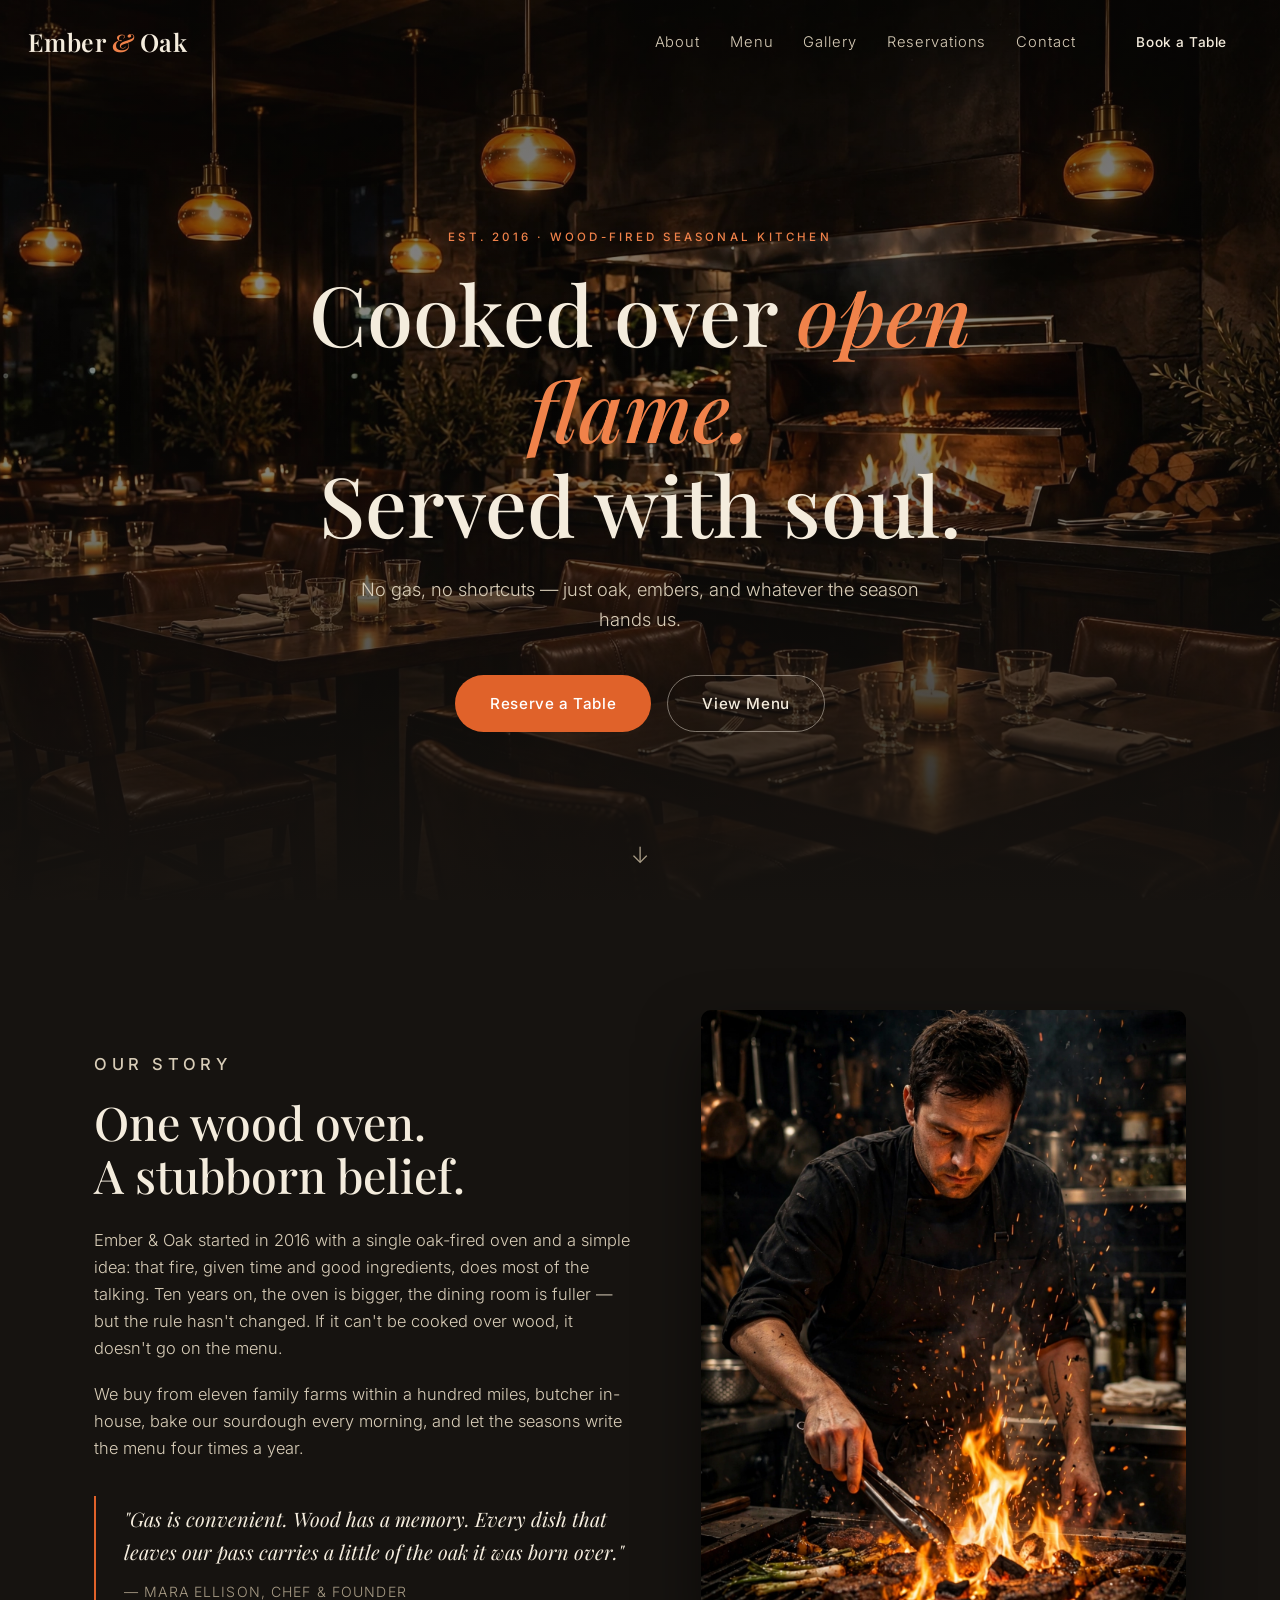
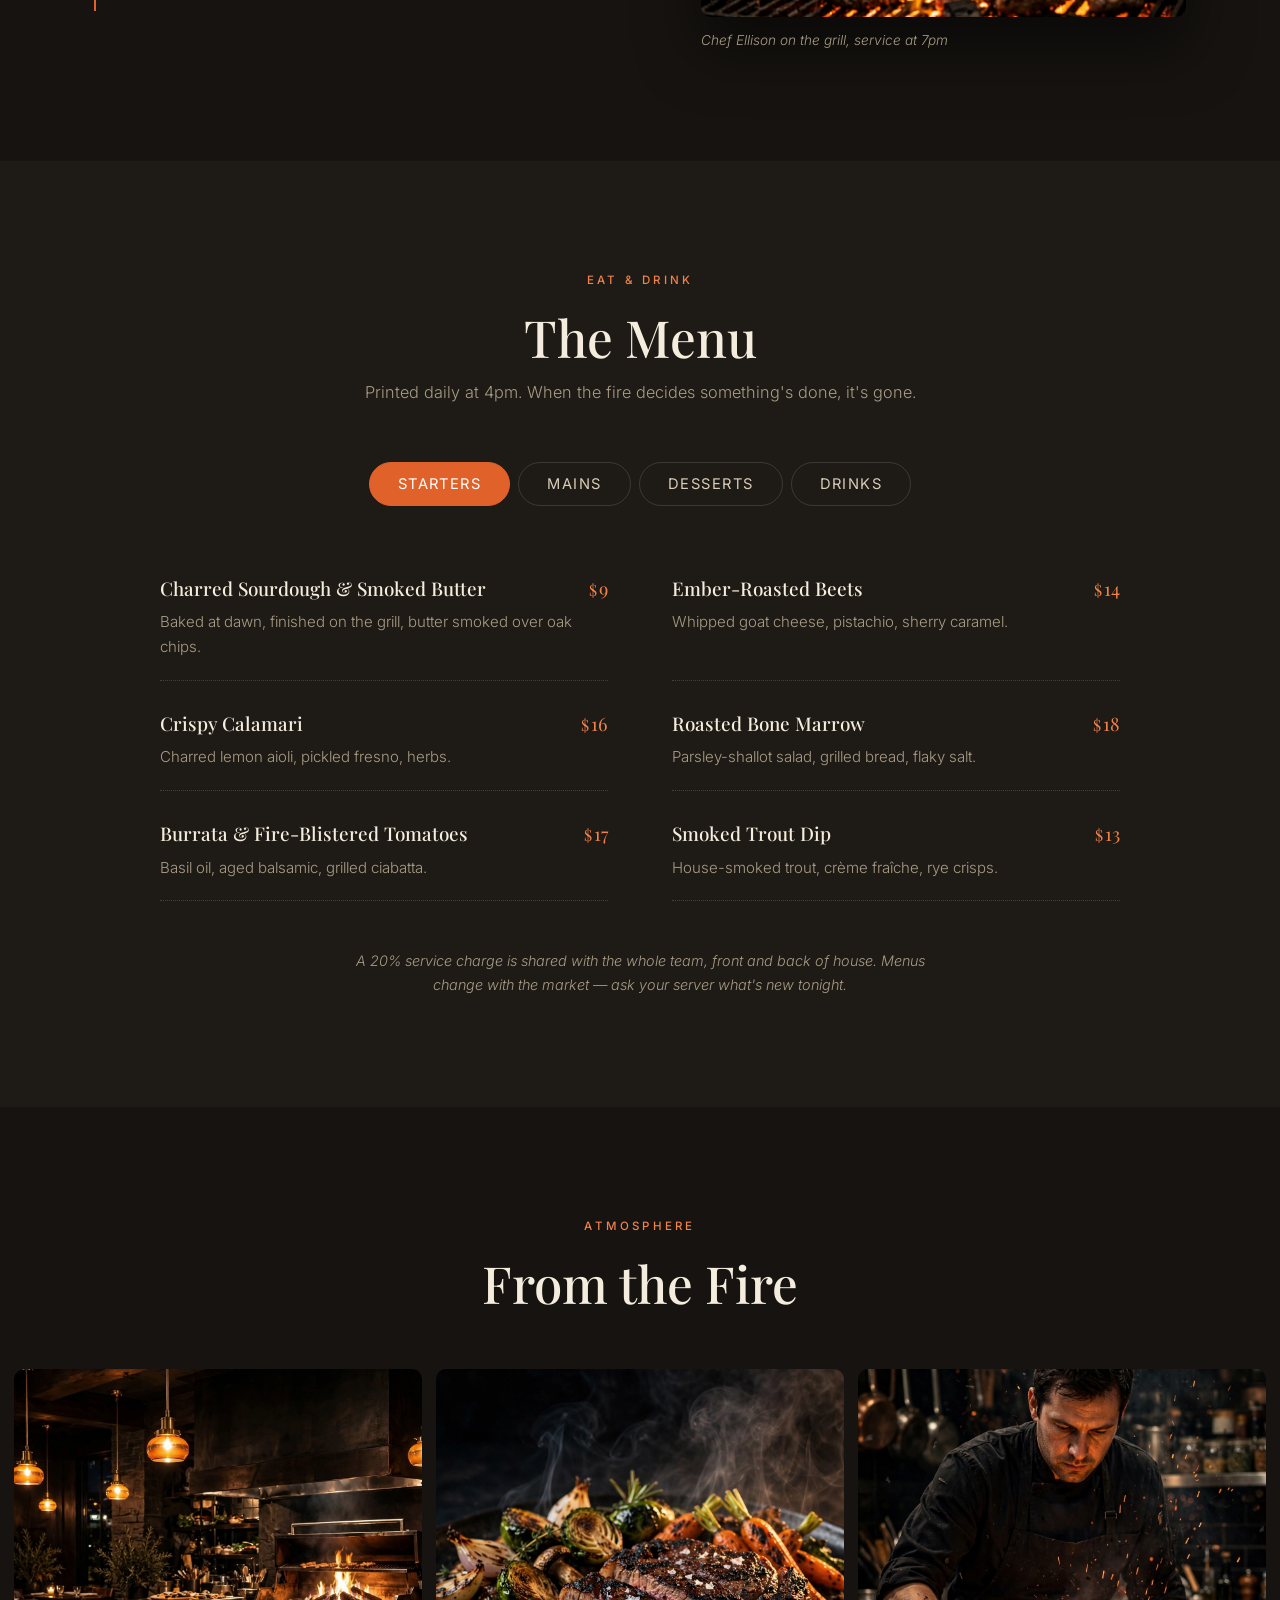
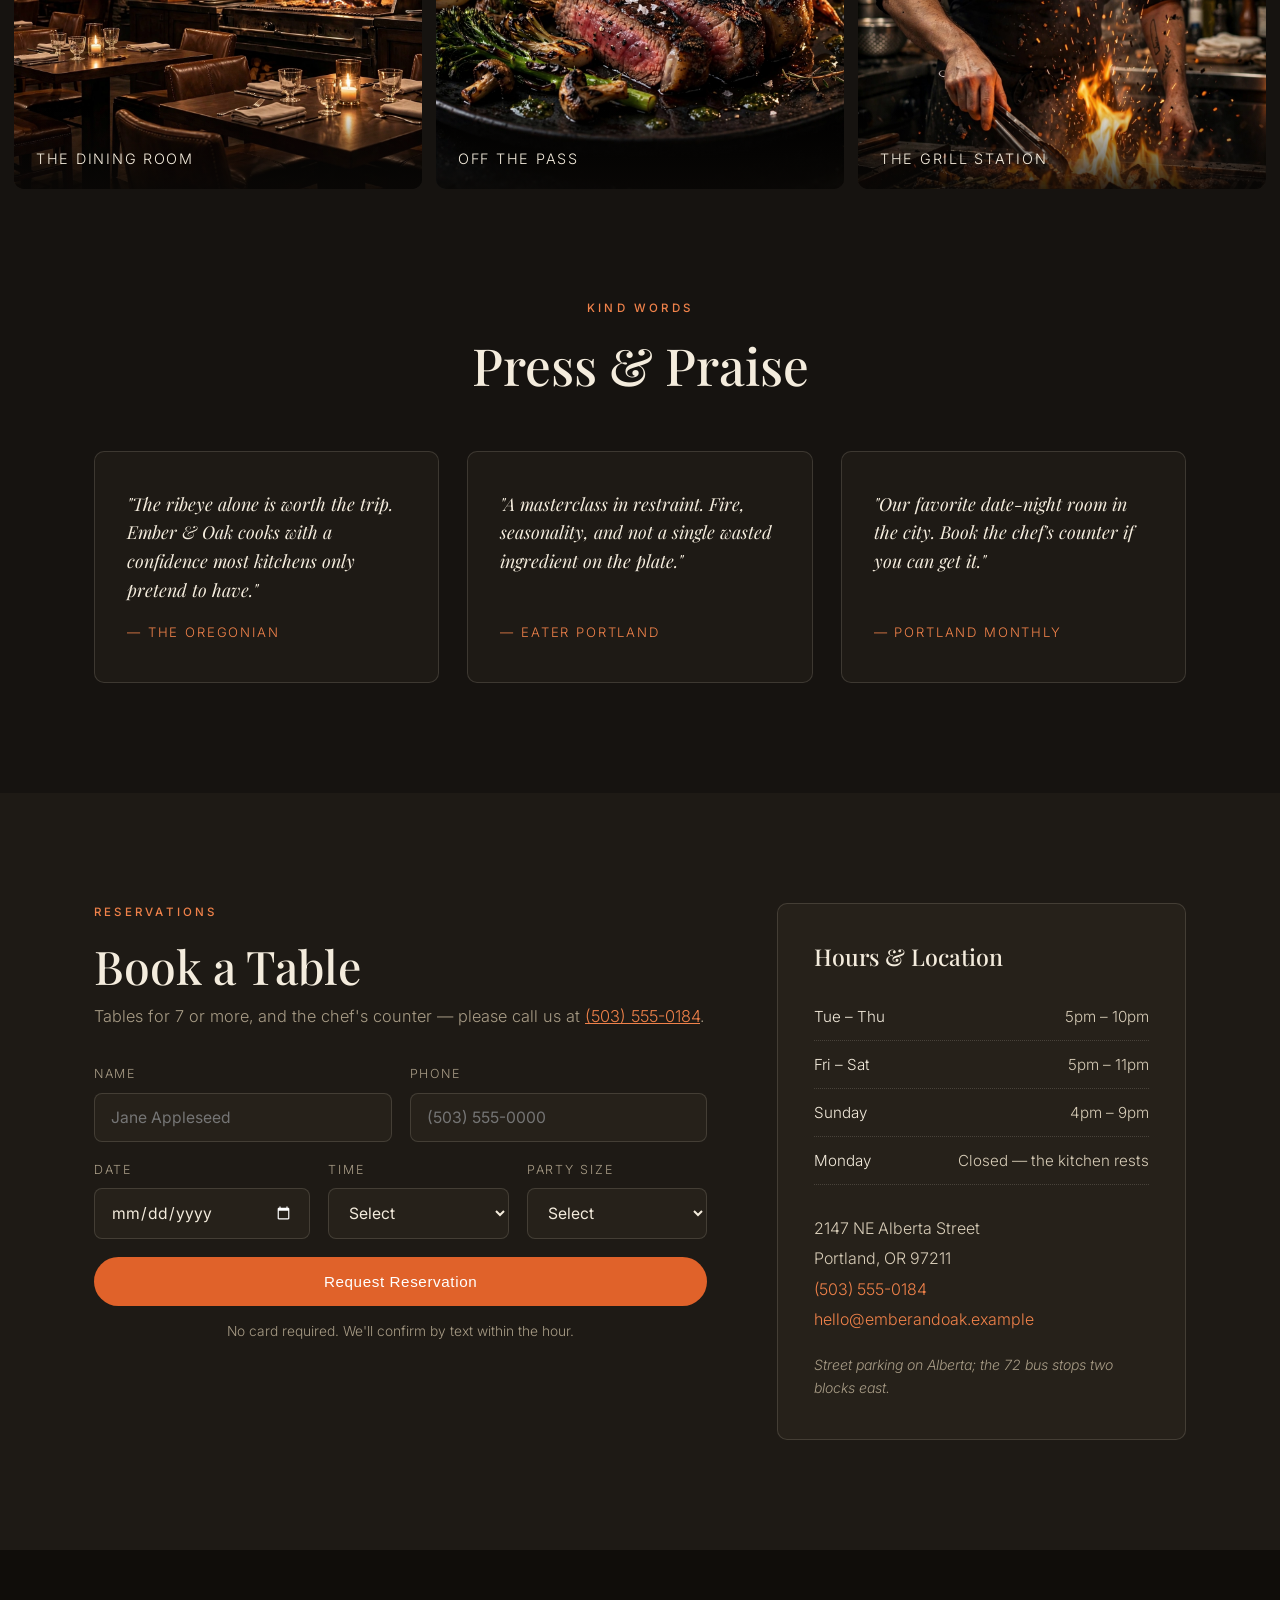
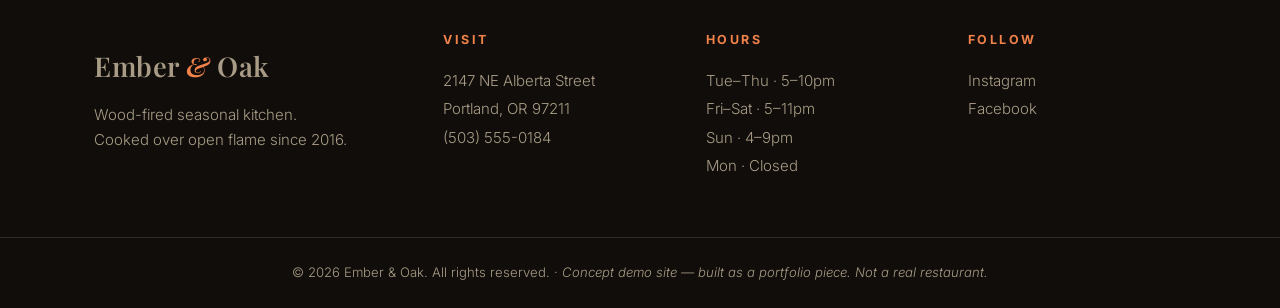
<file: restaurant/index.html>
<!DOCTYPE html>
<html lang="en">
<head>
  <meta charset="UTF-8">
  <meta name="viewport" content="width=device-width, initial-scale=1.0">
  <title>Ember &amp; Oak — Wood-Fired Seasonal Kitchen</title>
  <meta name="description" content="Ember & Oak is a wood-fired seasonal kitchen. Open-flame cooking, local ingredients, and a dining room built around fire.">
  <link rel="preconnect" href="https://fonts.googleapis.com">
  <link rel="preconnect" href="https://fonts.gstatic.com" crossorigin>
  <link href="https://fonts.googleapis.com/css2?family=Playfair+Display:ital,wght@0,400;0,500;0,600;0,700;1,400;1,500&family=Inter:wght@300;400;500;600&display=swap" rel="stylesheet">
  <link rel="stylesheet" href="styles.css">
</head>
<body>

  <!-- ============ NAV ============ -->
  <header class="nav" id="nav">
    <div class="nav-inner">
      <a href="#top" class="logo">Ember <span>&amp;</span> Oak</a>
      <nav class="nav-links" id="navLinks" aria-label="Primary">
        <a href="#about">About</a>
        <a href="#menu">Menu</a>
        <a href="#gallery">Gallery</a>
        <a href="#reservations">Reservations</a>
        <a href="#contact">Contact</a>
      </nav>
      <a href="#reservations" class="btn btn-small nav-cta">Book a Table</a>
      <button class="hamburger" id="hamburger" aria-label="Open menu" aria-expanded="false">
        <span></span><span></span><span></span>
      </button>
    </div>
  </header>

  <!-- ============ HERO ============ -->
  <section class="hero" id="top">
    <div class="hero-bg" role="img" aria-label="Moody dining room of Ember and Oak restaurant"></div>
    <div class="hero-overlay"></div>
    <div class="hero-content reveal">
      <p class="eyebrow">Est. 2016 · Wood-fired seasonal kitchen</p>
      <h1>Cooked over <em>open flame.</em><br>Served with soul.</h1>
      <p class="hero-sub">No gas, no shortcuts — just oak, embers, and whatever the season hands us.</p>
      <div class="hero-ctas">
        <a href="#reservations" class="btn btn-primary">Reserve a Table</a>
        <a href="#menu" class="btn btn-ghost">View Menu</a>
      </div>
    </div>
    <a href="#about" class="scroll-hint" aria-label="Scroll to about">↓</a>
  </section>

  <!-- ============ ABOUT ============ -->
  <section class="about" id="about">
    <div class="container about-grid">
      <div class="about-text reveal">
        <p class="eyebrow">Our story</p>
        <h2>One wood oven.<br>A stubborn belief.</h2>
        <p>Ember &amp; Oak started in 2016 with a single oak-fired oven and a simple idea: that fire, given time and good ingredients, does most of the talking. Ten years on, the oven is bigger, the dining room is fuller — but the rule hasn't changed. If it can't be cooked over wood, it doesn't go on the menu.</p>
        <p>We buy from eleven family farms within a hundred miles, butcher in-house, bake our sourdough every morning, and let the seasons write the menu four times a year.</p>
        <blockquote class="chef-quote">
          <p>"Gas is convenient. Wood has a memory. Every dish that leaves our pass carries a little of the oak it was born over."</p>
          <cite>— Mara Ellison, Chef &amp; Founder</cite>
        </blockquote>
      </div>
      <div class="about-image reveal">
        <img src="images/chef-flame.webp" alt="Chef working over an open flame grill" loading="lazy">
        <p class="caption">Chef Ellison on the grill, service at 7pm</p>
      </div>
    </div>
  </section>

  <!-- ============ MENU ============ -->
  <section class="menu" id="menu">
    <div class="container">
      <div class="section-head reveal">
        <p class="eyebrow">Eat &amp; drink</p>
        <h2>The Menu</h2>
        <p class="section-sub">Printed daily at 4pm. When the fire decides something's done, it's gone.</p>
      </div>

      <div class="tabs reveal" role="tablist" aria-label="Menu categories">
        <button class="tab active" role="tab" aria-selected="true" data-tab="starters">Starters</button>
        <button class="tab" role="tab" aria-selected="false" data-tab="mains">Mains</button>
        <button class="tab" role="tab" aria-selected="false" data-tab="desserts">Desserts</button>
        <button class="tab" role="tab" aria-selected="false" data-tab="drinks">Drinks</button>
      </div>

      <div class="menu-panels reveal">
        <div class="menu-panel active" id="panel-starters" role="tabpanel">
          <div class="dish"><div class="dish-head"><h3>Charred Sourdough &amp; Smoked Butter</h3><span class="price">9</span></div><p>Baked at dawn, finished on the grill, butter smoked over oak chips.</p></div>
          <div class="dish"><div class="dish-head"><h3>Ember-Roasted Beets</h3><span class="price">14</span></div><p>Whipped goat cheese, pistachio, sherry caramel.</p></div>
          <div class="dish"><div class="dish-head"><h3>Crispy Calamari</h3><span class="price">16</span></div><p>Charred lemon aioli, pickled fresno, herbs.</p></div>
          <div class="dish"><div class="dish-head"><h3>Roasted Bone Marrow</h3><span class="price">18</span></div><p>Parsley-shallot salad, grilled bread, flaky salt.</p></div>
          <div class="dish"><div class="dish-head"><h3>Burrata &amp; Fire-Blistered Tomatoes</h3><span class="price">17</span></div><p>Basil oil, aged balsamic, grilled ciabatta.</p></div>
          <div class="dish"><div class="dish-head"><h3>Smoked Trout Dip</h3><span class="price">13</span></div><p>House-smoked trout, crème fraîche, rye crisps.</p></div>
        </div>

        <div class="menu-panel" id="panel-mains" role="tabpanel">
          <div class="dish"><div class="dish-head"><h3>Oak-Fired Ribeye</h3><span class="price">46</span></div><p>28-day aged, bone-marrow butter, watercress. Our signature.</p></div>
          <div class="dish"><div class="dish-head"><h3>Cedar-Plank Salmon</h3><span class="price">34</span></div><p>Charred fennel, citrus beurre blanc, dill.</p></div>
          <div class="dish"><div class="dish-head"><h3>Half Chicken al Mattone</h3><span class="price">29</span></div><p>Brick-pressed over embers, rosemary jus, grilled lemon.</p></div>
          <div class="dish"><div class="dish-head"><h3>Wild Mushroom Risotto</h3><span class="price">26</span></div><p>Carnaroli rice, aged parmesan, white truffle oil.</p></div>
          <div class="dish"><div class="dish-head"><h3>The Ember Burger</h3><span class="price">21</span></div><p>Dry-aged blend, smoked cheddar, burnt-onion mayo, fries.</p></div>
          <div class="dish"><div class="dish-head"><h3>Whole Roasted Cauliflower</h3><span class="price">24</span></div><p>Romesco, marcona almond, herb oil. Vegetarian centerpiece.</p></div>
        </div>

        <div class="menu-panel" id="panel-desserts" role="tabpanel">
          <div class="dish"><div class="dish-head"><h3>Burnt Basque Cheesecake</h3><span class="price">12</span></div><p>Smoked caramel, maldon salt.</p></div>
          <div class="dish"><div class="dish-head"><h3>Chocolate Budino</h3><span class="price">11</span></div><p>Dark chocolate custard, olive oil, sea salt.</p></div>
          <div class="dish"><div class="dish-head"><h3>Wood-Oven Apple Galette</h3><span class="price">13</span></div><p>Brown-butter ice cream, cider caramel.</p></div>
          <div class="dish"><div class="dish-head"><h3>Affogato</h3><span class="price">9</span></div><p>Double espresso over vanilla-bean gelato.</p></div>
        </div>

        <div class="menu-panel" id="panel-drinks" role="tabpanel">
          <div class="dish"><div class="dish-head"><h3>Smoked Old Fashioned</h3><span class="price">15</span></div><p>Bourbon, demerara, oak smoke trapped under glass.</p></div>
          <div class="dish"><div class="dish-head"><h3>Fig Leaf Martini</h3><span class="price">14</span></div><p>Fig-leaf gin, dry vermouth, orange oils.</p></div>
          <div class="dish"><div class="dish-head"><h3>Ember Spritz</h3><span class="price">13</span></div><p>Blood orange, prosecco, charred rosemary.</p></div>
          <div class="dish"><div class="dish-head"><h3>House Red / White</h3><span class="price">12 / 13</span></div><p>Rotating Old World pours, glass.</p></div>
          <div class="dish"><div class="dish-head"><h3>Local Taps</h3><span class="price">8</span></div><p>Four rotating Pacific Northwest breweries.</p></div>
        </div>
      </div>

      <p class="menu-note reveal">A 20% service charge is shared with the whole team, front and back of house. Menus change with the market — ask your server what's new tonight.</p>
    </div>
  </section>

  <!-- ============ GALLERY ============ -->
  <section class="gallery" id="gallery">
    <div class="container">
      <div class="section-head reveal">
        <p class="eyebrow">Atmosphere</p>
        <h2>From the Fire</h2>
      </div>
    </div>
    <div class="gallery-strip reveal">
      <figure><img src="images/hero-interior.webp" alt="Candlelit dining room" loading="lazy"><figcaption>The dining room</figcaption></figure>
      <figure><img src="images/dish-plated.webp" alt="Ember-seared dish, plated" loading="lazy"><figcaption>Off the pass</figcaption></figure>
      <figure><img src="images/chef-flame.webp" alt="Chef at the open grill" loading="lazy"><figcaption>The grill station</figcaption></figure>
    </div>
  </section>

  <!-- ============ TESTIMONIALS ============ -->
  <section class="press">
    <div class="container">
      <div class="section-head reveal">
        <p class="eyebrow">Kind words</p>
        <h2>Press &amp; Praise</h2>
      </div>
      <div class="quotes">
        <blockquote class="reveal">
          <p>"The ribeye alone is worth the trip. Ember &amp; Oak cooks with a confidence most kitchens only pretend to have."</p>
          <cite>— The Oregonian</cite>
        </blockquote>
        <blockquote class="reveal">
          <p>"A masterclass in restraint. Fire, seasonality, and not a single wasted ingredient on the plate."</p>
          <cite>— Eater Portland</cite>
        </blockquote>
        <blockquote class="reveal">
          <p>"Our favorite date-night room in the city. Book the chef's counter if you can get it."</p>
          <cite>— Portland Monthly</cite>
        </blockquote>
      </div>
    </div>
  </section>

  <!-- ============ RESERVATIONS ============ -->
  <section class="reservations" id="reservations">
    <div class="container res-grid">
      <div class="res-form-wrap reveal">
        <p class="eyebrow">Reservations</p>
        <h2>Book a Table</h2>
        <p class="section-sub">Tables for 7 or more, and the chef's counter — please call us at <a href="tel:+15035550184">(503) 555-0184</a>.</p>
        <form id="resForm" novalidate>
          <div class="field-row">
            <div class="field">
              <label for="resName">Name</label>
              <input type="text" id="resName" name="name" placeholder="Jane Appleseed" required autocomplete="name">
            </div>
            <div class="field">
              <label for="resPhone">Phone</label>
              <input type="tel" id="resPhone" name="phone" placeholder="(503) 555-0000" required autocomplete="tel">
            </div>
          </div>
          <div class="field-row">
            <div class="field">
              <label for="resDate">Date</label>
              <input type="date" id="resDate" name="date" required>
            </div>
            <div class="field">
              <label for="resTime">Time</label>
              <select id="resTime" name="time" required>
                <option value="" disabled selected>Select</option>
                <option>5:00 PM</option><option>5:30 PM</option>
                <option>6:00 PM</option><option>6:30 PM</option>
                <option>7:00 PM</option><option>7:30 PM</option>
                <option>8:00 PM</option><option>8:30 PM</option>
                <option>9:00 PM</option>
              </select>
            </div>
            <div class="field">
              <label for="resParty">Party size</label>
              <select id="resParty" name="party" required>
                <option value="" disabled selected>Select</option>
                <option>1 guest</option><option>2 guests</option>
                <option>3 guests</option><option>4 guests</option>
                <option>5 guests</option><option>6 guests</option>
              </select>
            </div>
          </div>
          <button type="submit" class="btn btn-primary btn-full">Request Reservation</button>
          <p class="form-note">No card required. We'll confirm by text within the hour.</p>
        </form>
        <div class="res-success" id="resSuccess" hidden>
          <div class="success-icon">✓</div>
          <h3>Request received!</h3>
          <p id="resSuccessText">Thanks! We'll text you shortly to confirm.</p>
          <button class="btn btn-ghost" id="resAgain">Make another request</button>
        </div>
      </div>
      <aside class="res-info reveal">
        <h3>Hours &amp; Location</h3>
        <ul class="hours">
          <li><span>Tue – Thu</span><span>5pm – 10pm</span></li>
          <li><span>Fri – Sat</span><span>5pm – 11pm</span></li>
          <li><span>Sunday</span><span>4pm – 9pm</span></li>
          <li><span>Monday</span><span>Closed — the kitchen rests</span></li>
        </ul>
        <address>
          2147 NE Alberta Street<br>
          Portland, OR 97211<br>
          <a href="tel:+15035550184">(503) 555-0184</a><br>
          <a href="mailto:hello@emberandoak.example">hello@emberandoak.example</a>
        </address>
        <p class="res-tip">Street parking on Alberta; the 72 bus stops two blocks east.</p>
      </aside>
    </div>
  </section>

  <!-- ============ FOOTER ============ -->
  <footer class="footer" id="contact">
    <div class="container footer-grid">
      <div class="footer-brand">
        <p class="logo">Ember <span>&amp;</span> Oak</p>
        <p>Wood-fired seasonal kitchen.<br>Cooked over open flame since 2016.</p>
      </div>
      <div class="footer-col">
        <h4>Visit</h4>
        <p>2147 NE Alberta Street<br>Portland, OR 97211<br>(503) 555-0184</p>
      </div>
      <div class="footer-col">
        <h4>Hours</h4>
        <p>Tue–Thu · 5–10pm<br>Fri–Sat · 5–11pm<br>Sun · 4–9pm<br>Mon · Closed</p>
      </div>
      <div class="footer-col">
        <h4>Follow</h4>
        <p><a href="#top">Instagram</a><br><a href="#top">Facebook</a></p>
      </div>
    </div>
    <div class="footer-bottom">
      <p>© 2026 Ember &amp; Oak. All rights reserved. · <span class="demo-note">Concept demo site — built as a portfolio piece. Not a real restaurant.</span></p>
    </div>
  </footer>

  <script src="script.js"></script>
</body>
</html>
</file>
<file: dental-clinic/styles.css>
/* BrightSmile Dental Clinic — concept demo site */
:root {
  --teal: #0e7c7b;
  --teal-dark: #0a5e5d;
  --ink: #0f2e2e;
  --ink-soft: #3d5a5a;
  --bg: #ffffff;
  --tint: #eef7f6;
  --tint-2: #e2f1ef;
  --line: #dcecea;
  --gold: #e9a13b;
  --radius: 18px;
  --radius-sm: 12px;
  --shadow: 0 18px 40px -18px rgba(14, 124, 123, 0.28);
  --shadow-soft: 0 8px 24px -12px rgba(15, 46, 46, 0.18);
  --font-head: "Fraunces", Georgia, serif;
  --font-body: "Manrope", system-ui, -apple-system, "Segoe UI", sans-serif;
}

* { box-sizing: border-box; margin: 0; padding: 0; }

html { scroll-behavior: smooth; scroll-padding-top: 84px; }

body {
  font-family: var(--font-body);
  color: var(--ink);
  background: var(--bg);
  line-height: 1.65;
  font-size: 16px;
  -webkit-font-smoothing: antialiased;
}

img { max-width: 100%; height: auto; display: block; border-radius: var(--radius-sm); }

h1, h2, h3 { font-family: var(--font-head); line-height: 1.15; letter-spacing: -0.01em; }
h1 { font-size: clamp(2.1rem, 5.4vw, 3.4rem); font-weight: 600; }
h2 { font-size: clamp(1.7rem, 3.8vw, 2.5rem); font-weight: 600; }
h3 { font-size: 1.25rem; font-weight: 600; }

a { color: var(--teal-dark); }
p { color: var(--ink-soft); }

.container { width: min(1140px, 100% - 2.5rem); margin-inline: auto; }
.section { padding: clamp(3.5rem, 8vw, 6rem) 0; }
.section-tint { background: var(--tint); }

.eyebrow {
  text-transform: uppercase; letter-spacing: 0.14em; font-size: 0.78rem;
  font-weight: 800; color: var(--teal); margin-bottom: 0.8rem;
}
.eyebrow-light { color: #9fe0dc; }

.section-head { max-width: 640px; margin-bottom: 2.6rem; }
.section-head h2 { margin-bottom: 0.7rem; }
.section-sub { font-size: 1.05rem; }
.section-head-light h2 { color: #fff; }
.section-head-light .section-sub { color: #c8e6e3; }

/* ---------- Buttons ---------- */
.btn {
  display: inline-flex; align-items: center; justify-content: center; gap: 0.55rem;
  font-weight: 700; text-decoration: none; border-radius: 999px; cursor: pointer;
  border: 2px solid transparent; transition: transform 0.15s ease, box-shadow 0.15s ease, background 0.15s ease;
  font-family: var(--font-body);
}
.btn-lg { padding: 0.95rem 1.9rem; font-size: 1.02rem; }
.btn-sm { padding: 0.55rem 1.25rem; font-size: 0.92rem; }
.btn-block { width: 100%; }
.btn-primary { background: var(--teal); color: #fff; box-shadow: 0 10px 24px -10px rgba(14, 124, 123, 0.55); }
.btn-primary:hover { background: var(--teal-dark); transform: translateY(-2px); }
.btn-outline { background: #fff; color: var(--teal-dark); border-color: var(--line); }
.btn-outline:hover { border-color: var(--teal); transform: translateY(-2px); }

/* ---------- Nav ---------- */
.nav {
  position: sticky; top: 0; z-index: 50; background: rgba(255, 255, 255, 0.92);
  backdrop-filter: blur(10px); -webkit-backdrop-filter: blur(10px);
  border-bottom: 1px solid transparent; transition: border-color 0.2s, box-shadow 0.2s;
}
.nav.scrolled { border-color: var(--line); box-shadow: 0 6px 20px -12px rgba(15, 46, 46, 0.25); }
.nav-inner { display: flex; align-items: center; justify-content: space-between; gap: 1rem; height: 72px; }

.brand { display: inline-flex; align-items: center; gap: 0.6rem; text-decoration: none; color: var(--ink); }
.brand-mark {
  width: 40px; height: 40px; border-radius: 12px; display: grid; place-items: center;
  background: linear-gradient(135deg, var(--teal), var(--teal-dark)); color: #fff; flex: none;
}
.brand-text { font-family: var(--font-head); font-weight: 700; font-size: 1.18rem; line-height: 1.1; }
.brand-text em { font-style: normal; color: var(--teal); }

.nav-links { display: flex; align-items: center; gap: 1.6rem; }
.nav-links a:not(.btn) { text-decoration: none; color: var(--ink-soft); font-weight: 600; font-size: 0.98rem; }
.nav-links a:not(.btn):hover { color: var(--teal-dark); }

.nav-actions { display: flex; align-items: center; gap: 1rem; }
.nav-phone { display: inline-flex; align-items: center; gap: 0.45rem; text-decoration: none; font-weight: 700; color: var(--ink); font-size: 0.95rem; }
.nav-phone:hover { color: var(--teal-dark); }
.nav-toggle { display: none; background: none; border: 0; cursor: pointer; padding: 0.4rem; }
.nav-toggle span { display: block; width: 24px; height: 2.5px; background: var(--ink); border-radius: 2px; margin: 5px 0; transition: 0.25s; }

/* ---------- Hero ---------- */
.hero { padding: clamp(2.5rem, 6vw, 5rem) 0 clamp(3rem, 7vw, 5.5rem); background: linear-gradient(180deg, var(--tint) 0%, #fff 78%); overflow: clip; }
.hero-grid { display: grid; gap: 2.5rem; align-items: center; }
.hero-copy .lede { font-size: 1.12rem; margin: 1.1rem 0 1.8rem; max-width: 34rem; }
.hero-ctas { display: flex; flex-wrap: wrap; gap: 0.9rem; margin-bottom: 2rem; }

.trust-badges { display: flex; flex-wrap: wrap; gap: 0.7rem 1.4rem; }
.trust-badge { display: inline-flex; align-items: center; gap: 0.55rem; font-size: 0.92rem; color: var(--ink-soft); }
.trust-badge strong { color: var(--ink); }
.trust-stars { color: var(--gold); letter-spacing: 0.08em; }
.trust-icon {
  width: 26px; height: 26px; border-radius: 50%; background: var(--tint-2); color: var(--teal-dark);
  display: inline-grid; place-items: center; font-size: 0.85rem; font-weight: 800; flex: none;
}

.hero-media { position: relative; }
.hero-media img { width: 100%; border-radius: var(--radius); box-shadow: var(--shadow); aspect-ratio: 4 / 3; object-fit: cover; }
.hero-card {
  position: absolute; left: 1rem; bottom: 1rem; right: 1rem; background: rgba(255, 255, 255, 0.96);
  border-radius: var(--radius-sm); padding: 0.9rem 1.1rem; box-shadow: var(--shadow-soft);
  border-left: 4px solid var(--teal);
}
.hero-card-title { font-weight: 800; color: var(--ink); font-size: 0.95rem; }
.hero-card-sub { font-size: 0.86rem; }

/* ---------- Cards ---------- */
.cards-grid { display: grid; gap: 1.3rem; grid-template-columns: 1fr; }
.card {
  background: #fff; border: 1px solid var(--line); border-radius: var(--radius);
  padding: 1.8rem 1.6rem; transition: transform 0.18s ease, box-shadow 0.18s ease;
}
.card:hover { transform: translateY(-4px); box-shadow: var(--shadow-soft); }
.card-icon {
  width: 52px; height: 52px; border-radius: 14px; background: var(--tint-2); color: var(--teal-dark);
  display: grid; place-items: center; margin-bottom: 1.1rem;
}
.card-icon svg { width: 26px; height: 26px; }
.card h3 { margin-bottom: 0.55rem; }
.card p { font-size: 0.97rem; }
.price { margin-top: 0.9rem; font-weight: 800; color: var(--teal-dark); font-size: 0.95rem; }

/* ---------- Why band ---------- */
.band { background: linear-gradient(135deg, #0c3a3a 0%, var(--teal-dark) 60%, var(--teal) 130%); color: #fff; padding: clamp(3.5rem, 8vw, 6rem) 0; }
.band h2 { color: #fff; }
.stats { display: grid; grid-template-columns: repeat(3, 1fr); gap: 1rem; margin: 2.2rem 0 2.8rem; text-align: center; }
.stat { background: rgba(255, 255, 255, 0.08); border: 1px solid rgba(255, 255, 255, 0.14); border-radius: var(--radius-sm); padding: 1.4rem 0.6rem; }
.stat-num { font-family: var(--font-head); font-size: clamp(1.8rem, 4.5vw, 2.6rem); font-weight: 700; color: #fff; }
.stat-suffix { font-family: var(--font-head); font-size: 1.1rem; color: #9fe0dc; margin-left: 0.15rem; }
.stat p { color: #c8e6e3; font-size: 0.9rem; margin-top: 0.25rem; }
.diff-grid { display: grid; gap: 1.3rem; grid-template-columns: 1fr; }
.diff { background: rgba(255, 255, 255, 0.07); border: 1px solid rgba(255, 255, 255, 0.12); border-radius: var(--radius); padding: 1.6rem; }
.diff h3 { color: #fff; margin-bottom: 0.5rem; font-size: 1.15rem; }
.diff p { color: #c8e6e3; font-size: 0.95rem; }

/* ---------- Team ---------- */
.team-grid { display: grid; gap: 1.3rem; grid-template-columns: 1fr; }
.team-card { background: #fff; border: 1px solid var(--line); border-radius: var(--radius); overflow: hidden; transition: transform 0.18s ease, box-shadow 0.18s ease; }
.team-card:hover { transform: translateY(-4px); box-shadow: var(--shadow-soft); }
.team-photo img { border-radius: 0; aspect-ratio: 1 / 1; object-fit: cover; width: 100%; }
.team-photo.team-initials {
  aspect-ratio: 1 / 1; display: grid; place-items: center;
  background: linear-gradient(135deg, var(--tint-2), var(--tint));
}
.team-initials span { font-family: var(--font-head); font-size: 3.4rem; font-weight: 700; color: var(--teal); }
.team-card h3 { padding: 1.2rem 1.4rem 0; }
.team-role { padding: 0.15rem 1.4rem; font-weight: 700; color: var(--teal-dark); font-size: 0.9rem; }
.team-bio { padding: 0.5rem 1.4rem 1.5rem; font-size: 0.95rem; }

/* ---------- Reviews ---------- */
.review-stars { color: var(--gold); letter-spacing: 0.1em; margin-bottom: 0.9rem; font-size: 1.05rem; }
.review blockquote { font-size: 1.02rem; color: var(--ink); margin-bottom: 1.2rem; }
.review figcaption { display: flex; flex-direction: column; }
.review figcaption strong { color: var(--ink); }
.review figcaption span { color: var(--ink-soft); font-size: 0.88rem; }

/* ---------- Booking ---------- */
.book-grid { display: grid; gap: 2.5rem; align-items: start; }
.book-media img { border-radius: var(--radius); box-shadow: var(--shadow-soft); margin: 1.4rem 0; aspect-ratio: 16 / 10; object-fit: cover; }
.book-points { list-style: none; display: grid; gap: 0.6rem; }
.book-points li { position: relative; padding-left: 1.9rem; color: var(--ink-soft); font-weight: 600; font-size: 0.97rem; }
.book-points li::before {
  content: "\2713"; position: absolute; left: 0; top: 0.1rem; width: 1.35rem; height: 1.35rem;
  border-radius: 50%; background: var(--tint-2); color: var(--teal-dark);
  display: inline-grid; place-items: center; font-size: 0.8rem; font-weight: 800;
}

.book-form {
  background: #fff; border: 1px solid var(--line); border-radius: var(--radius);
  padding: clamp(1.6rem, 4vw, 2.4rem); box-shadow: var(--shadow);
}
.book-form h3 { margin-bottom: 0.3rem; }
.form-note { font-size: 0.82rem; color: #8aa5a4; margin-bottom: 1.3rem; }
.field { margin-bottom: 1.1rem; }
.field label { display: block; font-weight: 700; font-size: 0.9rem; margin-bottom: 0.35rem; color: var(--ink); }
.field input, .field select {
  width: 100%; padding: 0.8rem 1rem; border: 1.5px solid var(--line); border-radius: var(--radius-sm);
  font-family: var(--font-body); font-size: 1rem; color: var(--ink); background: #fff;
  transition: border-color 0.15s, box-shadow 0.15s;
}
.field input:focus, .field select:focus { outline: none; border-color: var(--teal); box-shadow: 0 0 0 3px rgba(14, 124, 123, 0.15); }
.field-error { font-size: 0.82rem; color: #c0392b; min-height: 1.1rem; margin-top: 0.25rem; }
.field.invalid input, .field.invalid select { border-color: #c0392b; }

.form-success {
  margin-top: 1.2rem; background: var(--tint); border: 1px solid var(--tint-2);
  border-left: 4px solid var(--teal); border-radius: var(--radius-sm); padding: 1.1rem 1.2rem;
}
.form-success p { color: var(--ink); font-size: 0.96rem; }
.form-success strong { color: var(--teal-dark); }

/* ---------- Footer ---------- */
.footer { background: var(--ink); color: #b9d4d2; padding: 3.5rem 0 0; }
.footer-grid { display: grid; gap: 2rem; grid-template-columns: 1fr; padding-bottom: 2.5rem; }
.footer .brand-text { color: #fff; }
.footer-brand p { margin-top: 0.8rem; font-size: 0.95rem; }
.footer-col h4 { color: #fff; font-family: var(--font-body); font-size: 1rem; font-weight: 800; margin-bottom: 0.9rem; }
.footer address { font-style: normal; font-size: 0.94rem; line-height: 1.8; }
.footer address a, .footer-links a { color: #b9d4d2; text-decoration: none; }
.footer address a:hover, .footer-links a:hover { color: #fff; text-decoration: underline; }
.hours, .footer-links { list-style: none; display: grid; gap: 0.5rem; font-size: 0.94rem; }
.hours li { display: flex; justify-content: space-between; gap: 1rem; max-width: 260px; }
.footer-bottom {
  border-top: 1px solid rgba(255, 255, 255, 0.12); padding: 1.4rem 0;
  display: flex; flex-wrap: wrap; gap: 0.4rem 1.5rem; justify-content: space-between; font-size: 0.85rem;
}
.demo-note { color: #7fa3a1; font-style: italic; }

/* ---------- Reveal animation ---------- */
.reveal { opacity: 0; transform: translateY(22px); transition: opacity 0.55s ease, transform 0.55s ease; }
.reveal.visible { opacity: 1; transform: none; }
@media (prefers-reduced-motion: reduce) {
  .reveal { opacity: 1; transform: none; transition: none; }
  html { scroll-behavior: auto; }
}

/* ---------- Tablet & desktop ---------- */
@media (min-width: 640px) {
  .cards-grid { grid-template-columns: repeat(2, 1fr); }
  .team-grid { grid-template-columns: repeat(3, 1fr); }
  .diff-grid { grid-template-columns: repeat(3, 1fr); }
  .footer-grid { grid-template-columns: 1.4fr 1fr 1fr 1fr; }
}
@media (min-width: 960px) {
  .hero-grid { grid-template-columns: 1.05fr 0.95fr; gap: 3.5rem; }
  .cards-grid { grid-template-columns: repeat(3, 1fr); }
  .book-grid { grid-template-columns: 1fr 1fr; gap: 4rem; }
  .hero-card { left: 1.5rem; bottom: 1.5rem; right: auto; max-width: 300px; }
}

/* ---------- Mobile nav ---------- */
@media (max-width: 959px) {
  .nav-phone span { display: none; }
  .nav-toggle { display: block; }
  .nav-links {
    position: absolute; top: 72px; left: 0; right: 0; background: #fff;
    flex-direction: column; align-items: stretch; gap: 0; padding: 0.6rem 1.25rem 1.2rem;
    border-bottom: 1px solid var(--line); box-shadow: 0 18px 30px -18px rgba(15, 46, 46, 0.3);
    display: none;
  }
  .nav-links.open { display: flex; }
  .nav-links a:not(.btn) { padding: 0.8rem 0.2rem; border-bottom: 1px solid var(--tint); }
  .nav-links .nav-cta { margin-top: 0.9rem; }
  .nav-toggle.open span:nth-child(1) { transform: translateY(7.5px) rotate(45deg); }
  .nav-toggle.open span:nth-child(2) { opacity: 0; }
  .nav-toggle.open span:nth-child(3) { transform: translateY(-7.5px) rotate(-45deg); }
}
</file>
<file: dental-clinic/chatbot.css>
/* BrightSmile demo chatbot — portfolio sample only, no data is sent anywhere */
.bs-chat-btn {
  position: fixed; right: 1.1rem; bottom: 1.1rem; z-index: 200;
  display: inline-flex; align-items: center; gap: 0.5rem;
  background: #0e7c7b; color: #fff; border: 0; border-radius: 999px;
  padding: 0.8rem 1.15rem; font: 700 0.95rem "Manrope", system-ui, sans-serif;
  box-shadow: 0 12px 28px -10px rgba(14, 124, 123, 0.6); cursor: pointer;
}
.bs-chat-btn:hover { background: #0a5e5d; }
.bs-chat-dot { width: 9px; height: 9px; border-radius: 50%; background: #7be0a3; flex: none; }
.bs-chat-panel {
  position: fixed; right: 1.1rem; bottom: 5.2rem; z-index: 200;
  width: min(360px, calc(100vw - 2rem)); height: 520px; max-height: calc(100vh - 7rem);
  background: #fff; border: 1px solid #dcecea; border-radius: 18px;
  box-shadow: 0 18px 40px -18px rgba(14, 124, 123, 0.35);
  display: flex; flex-direction: column; overflow: hidden;
}
.bs-chat-panel[hidden] { display: none; }
.bs-chat-head { background: #0e7c7b; color: #fff; padding: 0.9rem 1rem; display: flex; gap: 0.7rem; align-items: flex-start; }
.bs-chat-head h3 { margin: 0; font: 700 1rem "Fraunces", Georgia, serif; color: #fff; }
.bs-chat-head p { margin: 0.15rem 0 0; font-size: 0.8rem; color: #d8efed; }
.bs-chat-close { margin-left: auto; background: none; border: 0; color: #fff; font-size: 1.4rem; line-height: 1; cursor: pointer; padding: 0 0.2rem; }
.bs-chat-body { flex: 1; overflow-y: auto; padding: 0.9rem; display: flex; flex-direction: column; gap: 0.6rem; background: #f7fbfb; }
.bs-msg { max-width: 86%; padding: 0.6rem 0.8rem; border-radius: 14px; font-size: 0.92rem; line-height: 1.5; }
.bs-msg p { margin: 0; color: inherit; }
.bs-msg a { color: #0a5e5d; font-weight: 700; }
.bs-bot { background: #fff; border: 1px solid #dcecea; align-self: flex-start; border-bottom-left-radius: 4px; color: #0f2e2e; }
.bs-user { background: #0e7c7b; color: #fff; align-self: flex-end; border-bottom-right-radius: 4px; }
.bs-chips { display: flex; flex-wrap: wrap; gap: 0.4rem; padding: 0.6rem 0.9rem 0.2rem; background: #fff; }
.bs-chip { border: 1px solid #dcecea; background: #eef7f6; color: #0a5e5d; border-radius: 999px; padding: 0.35rem 0.7rem; font-size: 0.82rem; font-weight: 700; cursor: pointer; }
.bs-chip:hover { background: #e2f1ef; }
.bs-chat-form { display: flex; gap: 0.5rem; padding: 0.7rem 0.9rem; border-top: 1px solid #dcecea; background: #fff; }
.bs-chat-form input { flex: 1; border: 1px solid #dcecea; border-radius: 10px; padding: 0.6rem 0.7rem; font-size: 0.92rem; min-width: 0; }
.bs-chat-form button { background: #0e7c7b; color: #fff; border: 0; border-radius: 10px; padding: 0.6rem 0.95rem; font-weight: 800; cursor: pointer; }
.bs-chat-form button:hover { background: #0a5e5d; }
@media (max-width: 480px) {
  .bs-chat-btn { right: 0.8rem; bottom: 0.8rem; }
  .bs-chat-panel { right: 0.8rem; bottom: 4.6rem; }
}
</file>
<file: plumbing/styles.css>
/* RapidFlow Plumbing & Heating — concept demo site */
:root {
  --navy: #0a2342;
  --navy-dark: #071a33;
  --navy-light: #12305c;
  --orange: #ff6a00;
  --orange-dark: #d95800;
  --orange-soft: #fff1e6;
  --ink: #1c2b3a;
  --muted: #5b6b7f;
  --line: #e3e9f1;
  --bg: #ffffff;
  --bg-alt: #f5f8fc;
  --radius: 14px;
  --shadow: 0 10px 30px rgba(10, 35, 66, .12);
  --font: 'Archivo', system-ui, -apple-system, 'Segoe UI', sans-serif;
}

*, *::before, *::after { box-sizing: border-box; margin: 0; padding: 0; }

html { scroll-behavior: smooth; }

body {
  font-family: var(--font);
  color: var(--ink);
  background: var(--bg);
  line-height: 1.6;
  -webkit-font-smoothing: antialiased;
  overflow-x: hidden;
}

img { max-width: 100%; display: block; }
a { color: inherit; }
.wrap { width: min(1120px, 92%); margin: 0 auto; }

/* ---------- Buttons ---------- */
.btn {
  display: inline-flex; align-items: center; justify-content: center; gap: .55rem;
  font-weight: 800; text-decoration: none; border: 0; cursor: pointer;
  border-radius: 10px; padding: .8rem 1.4rem; font-size: 1rem;
  transition: transform .15s ease, box-shadow .15s ease, background .15s ease;
  line-height: 1.2; text-align: center;
}
.btn svg { width: 1.25em; height: 1.25em; flex: none; }
.btn-primary { background: var(--orange); color: #fff; box-shadow: 0 6px 18px rgba(255,106,0,.35); }
.btn-primary:hover { background: var(--orange-dark); transform: translateY(-2px); }
.btn-ghost { background: rgba(255,255,255,.12); color: #fff; border: 2px solid rgba(255,255,255,.65); }
.btn-ghost:hover { background: rgba(255,255,255,.22); }
.btn-lg { padding: 1rem 1.8rem; font-size: 1.1rem; }
.btn-block { width: 100%; }
.btn-call { background: var(--navy); color: #fff; padding: .55rem 1rem; border-radius: 10px; }
.btn-call:hover { background: var(--navy-light); }
.btn-call span { display: flex; flex-direction: column; align-items: flex-start; line-height: 1.25; }
.btn-call small { font-size: .68rem; font-weight: 600; opacity: .75; letter-spacing: .04em; }
.btn-call strong { font-size: 1.05rem; font-weight: 800; white-space: nowrap; }

/* ---------- Header ---------- */
.site-header { position: sticky; top: 0; z-index: 100; background: #fff; box-shadow: 0 2px 12px rgba(10,35,66,.08); }
.topbar {
  background: var(--navy-dark); color: #fff; font-size: .8rem; text-align: center;
  padding: .45rem 1rem; display: flex; align-items: center; justify-content: center; gap: .5rem;
}
.topbar-dot { width: .55rem; height: .55rem; border-radius: 50%; background: #37d67a; flex: none; animation: pulse 1.6s infinite; }
@keyframes pulse { 0%,100% { opacity: 1; } 50% { opacity: .35; } }
.navbar { display: flex; align-items: center; gap: 1rem; padding: .7rem 4%; }
.logo { display: flex; align-items: center; gap: .6rem; text-decoration: none; margin-right: auto; }
.logo-mark { width: 42px; height: 42px; flex: none; }
.logo-text { font-weight: 900; font-size: 1.35rem; color: var(--navy); line-height: 1; display: flex; flex-direction: column; }
.logo-text em { font-style: normal; color: var(--orange); }
.logo-text small { font-size: .6rem; font-weight: 700; letter-spacing: .18em; color: var(--muted); margin-top: .2rem; }
.desktop-nav { display: none; gap: 1.4rem; }
.desktop-nav a { text-decoration: none; font-weight: 700; font-size: .95rem; color: var(--navy); }
.desktop-nav a:hover { color: var(--orange); }
.header-ctas { display: flex; align-items: center; gap: .6rem; }
.header-ctas .btn-primary { display: none; }
.nav-toggle { display: flex; flex-direction: column; gap: 5px; background: none; border: 0; cursor: pointer; padding: .5rem; }
.nav-toggle span { width: 24px; height: 3px; background: var(--navy); border-radius: 2px; transition: .2s; }
.nav-toggle[aria-expanded="true"] span:nth-child(1) { transform: translateY(8px) rotate(45deg); }
.nav-toggle[aria-expanded="true"] span:nth-child(2) { opacity: 0; }
.nav-toggle[aria-expanded="true"] span:nth-child(3) { transform: translateY(-8px) rotate(-45deg); }
.mobile-nav { display: none; flex-direction: column; background: var(--navy); }
.mobile-nav.open { display: flex; }
.mobile-nav a { color: #fff; text-decoration: none; font-weight: 700; padding: .9rem 6%; border-top: 1px solid rgba(255,255,255,.12); }
.mobile-nav-cta { background: var(--orange); text-align: center; }

/* ---------- Hero ---------- */
.hero { position: relative; color: #fff; overflow: hidden; }
.hero-bg {
  position: absolute; inset: 0;
  background: url('images/hero.webp') center 30% / cover no-repeat, var(--navy);
}
.hero-bg::after {
  content: ""; position: absolute; inset: 0;
  background: linear-gradient(100deg, rgba(7,26,51,.94) 20%, rgba(7,26,51,.72) 55%, rgba(7,26,51,.35) 100%);
}
.hero-inner { position: relative; z-index: 1; width: min(1120px, 92%); margin: 0 auto; padding: 4.5rem 0 4rem; max-width: 640px; margin-right: auto; }
.hero-badge {
  display: inline-flex; align-items: center; gap: .45rem;
  background: var(--orange); color: #fff; font-weight: 800; font-size: .85rem;
  padding: .45rem .95rem; border-radius: 999px; margin-bottom: 1.1rem;
  box-shadow: 0 4px 14px rgba(255,106,0,.4);
}
.hero-badge svg { width: 1rem; height: 1rem; }
.hero h1 { font-size: clamp(2.3rem, 6vw, 3.8rem); font-weight: 900; line-height: 1.05; letter-spacing: -0.01em; margin-bottom: 1rem; }
.hero-sub { font-size: 1.08rem; color: #dbe4f0; margin-bottom: 1.6rem; max-width: 34rem; }
.hero-ctas { display: flex; flex-wrap: wrap; gap: .8rem; margin-bottom: 1.2rem; }
.hero-fineprint { font-size: .78rem; color: #9fb0c6; max-width: 34rem; }

/* ---------- Trust bar ---------- */
.trustbar { background: var(--orange); color: #fff; }
.trustbar-inner { width: min(1120px, 92%); margin: 0 auto; display: grid; gap: .9rem; padding: 1.1rem 0; }
.trust-item { display: flex; align-items: center; gap: .8rem; }
.trust-item svg { width: 2.1rem; height: 2.1rem; flex: none; opacity: .95; }
.trust-item div { display: flex; flex-direction: column; line-height: 1.3; }
.trust-item strong { font-size: 1rem; font-weight: 800; }
.trust-item span { font-size: .83rem; opacity: .92; }

/* ---------- Sections ---------- */
.section { padding: 4rem 0; }
.section-alt { background: var(--bg-alt); }
.section-dark { background: var(--navy-dark); color: #fff; }
.kicker { color: var(--orange); font-weight: 800; text-transform: uppercase; letter-spacing: .14em; font-size: .8rem; margin-bottom: .5rem; }
.kicker-light { color: #ffa25e; }
.section h2 { font-size: clamp(1.7rem, 4vw, 2.5rem); font-weight: 900; color: var(--navy); letter-spacing: -0.01em; margin-bottom: .7rem; }
.section-dark h2 { color: #fff; }
.section-sub { color: var(--muted); max-width: 44rem; margin-bottom: 2.2rem; }
.section-dark .section-sub { color: #b9c6d8; }

/* ---------- Services ---------- */
.services-grid { display: grid; gap: 1.1rem; grid-template-columns: 1fr; }
.service-card {
  background: #fff; border: 1px solid var(--line); border-radius: var(--radius);
  padding: 1.6rem 1.4rem; box-shadow: var(--shadow);
  display: flex; flex-direction: column; gap: .5rem;
  transition: transform .15s ease, box-shadow .15s ease;
}
.service-card:hover { transform: translateY(-4px); box-shadow: 0 16px 36px rgba(10,35,66,.16); }
.service-icon { width: 52px; height: 52px; border-radius: 12px; background: var(--orange-soft); color: var(--orange); display: flex; align-items: center; justify-content: center; margin-bottom: .3rem; }
.service-icon svg { width: 28px; height: 28px; }
.service-card h3 { font-size: 1.15rem; font-weight: 800; color: var(--navy); }
.service-card p { font-size: .94rem; color: var(--muted); }
.service-price { font-size: .95rem; color: var(--muted); margin-top: auto; padding-top: .4rem; }
.service-price strong { color: var(--navy); font-size: 1.25rem; font-weight: 900; }
.service-link { font-weight: 800; color: var(--orange); text-decoration: none; font-size: .95rem; }
.service-link:hover { text-decoration: underline; }

/* ---------- Steps ---------- */
.steps { display: grid; gap: 1.1rem; grid-template-columns: 1fr; margin-bottom: 2.5rem; }
.step { background: #fff; border-radius: var(--radius); padding: 1.6rem 1.4rem; box-shadow: var(--shadow); border-top: 5px solid var(--orange); }
.step-num {
  display: inline-flex; align-items: center; justify-content: center;
  width: 44px; height: 44px; border-radius: 50%;
  background: var(--navy); color: #fff; font-weight: 900; font-size: 1.25rem; margin-bottom: .8rem;
}
.step h3 { font-size: 1.15rem; font-weight: 800; color: var(--navy); margin-bottom: .4rem; }
.step p { font-size: .94rem; color: var(--muted); }
.step a { color: var(--orange); font-weight: 700; }
.van-strip { display: grid; gap: 1.2rem; background: var(--navy); border-radius: var(--radius); overflow: hidden; color: #fff; }
.van-strip img { width: 100%; height: 220px; object-fit: cover; }
.van-copy { padding: 0 1.6rem 1.6rem; }
.van-copy h3 { font-size: 1.3rem; font-weight: 800; margin-bottom: .5rem; }
.van-copy p { color: #b9c6d8; font-size: .95rem; }

/* ---------- Reviews ---------- */
.reviews-grid { display: grid; gap: 1.1rem; grid-template-columns: 1fr; }
.review-card { background: var(--bg-alt); border-radius: var(--radius); padding: 1.6rem 1.4rem; border: 1px solid var(--line); display: flex; flex-direction: column; gap: .7rem; }
.stars { color: var(--orange); font-size: 1.1rem; letter-spacing: .1em; }
.review-card blockquote { font-size: 1rem; color: var(--ink); }
.review-card figcaption { display: flex; flex-direction: column; margin-top: auto; }
.review-card figcaption strong { color: var(--navy); }
.review-card figcaption span { font-size: .85rem; color: var(--muted); }

/* ---------- Areas + quote ---------- */
.areas-wrap { display: grid; gap: 2rem; }
.suburb-chips { list-style: none; display: flex; flex-wrap: wrap; gap: .55rem; margin: 1.2rem 0 1.8rem; }
.suburb-chips li {
  background: rgba(255,255,255,.1); border: 1px solid rgba(255,255,255,.25);
  padding: .4rem .95rem; border-radius: 999px; font-size: .88rem; font-weight: 600;
}
.tools-note { display: flex; align-items: center; gap: 1rem; background: rgba(255,255,255,.06); border-radius: var(--radius); padding: 1rem; }
.tools-note img { width: 96px; height: 96px; object-fit: cover; border-radius: 10px; flex: none; }
.tools-note p { font-size: .9rem; color: #b9c6d8; }

.quote-card { background: #fff; color: var(--ink); border-radius: 18px; padding: 1.8rem 1.5rem; box-shadow: 0 20px 50px rgba(0,0,0,.3); }
.quote-card h3 { font-size: 1.5rem; font-weight: 900; color: var(--navy); margin-bottom: .3rem; }
.quote-sub { font-size: .92rem; color: var(--muted); margin-bottom: 1.3rem; }
.quote-sub strong { color: var(--orange); }
.field { margin-bottom: 1rem; }
.field label { display: block; font-weight: 700; font-size: .88rem; color: var(--navy); margin-bottom: .35rem; }
.field input, .field select, .field textarea {
  width: 100%; font-family: inherit; font-size: 1rem;
  border: 2px solid var(--line); border-radius: 10px; padding: .75rem .9rem;
  background: #fff; color: var(--ink); appearance: none;
}
.field textarea { resize: vertical; }
.field input:focus, .field select:focus, .field textarea:focus { outline: none; border-color: var(--orange); box-shadow: 0 0 0 3px rgba(255,106,0,.15); }
.field select { background-image: url("data:image/svg+xml,%3Csvg xmlns='http://www.w3.org/2000/svg' viewBox='0 0 24 24' width='18' height='18'%3E%3Cpath d='M7 10l5 5 5-5z' fill='%235b6b7f'/%3E%3C/svg%3E"); background-repeat: no-repeat; background-position: right .8rem center; }
.form-error { background: #fdecec; color: #b3261e; border-radius: 8px; padding: .7rem .9rem; font-size: .88rem; font-weight: 600; margin-bottom: 1rem; }
.form-note { text-align: center; font-size: .88rem; color: var(--muted); margin-top: .9rem; }
.form-note a { color: var(--orange); font-weight: 800; }
.form-success { text-align: center; padding: 1rem 0; }
.form-success svg { width: 64px; height: 64px; color: #1a9e54; margin: 0 auto .8rem; }
.form-success h3 { margin-bottom: .5rem; }
.form-success p { color: var(--muted); }
.form-success a { color: var(--orange); font-weight: 800; }

/* ---------- Footer ---------- */
.site-footer { background: var(--navy-dark); color: #c9d5e4; }
.footer-grid { display: grid; gap: 2rem; padding: 3rem 0 2rem; grid-template-columns: 1fr; }
.footer-brand p { font-size: .92rem; margin: 1rem 0 1.2rem; max-width: 24rem; }
.footer-brand .logo-text { color: #fff; }
.footer-col h4 { color: #fff; font-size: 1rem; font-weight: 800; margin-bottom: .8rem; text-transform: uppercase; letter-spacing: .08em; }
.footer-col ul { list-style: none; font-size: .92rem; display: flex; flex-direction: column; gap: .45rem; }
.footer-col address { font-style: normal; font-size: .92rem; line-height: 1.7; margin-bottom: .8rem; }
.footer-lic { font-size: .8rem; color: #8fa0b8; }
.footer-bottom { border-top: 1px solid rgba(255,255,255,.12); }
.footer-bottom .wrap { display: flex; flex-direction: column; gap: .4rem; padding: 1.2rem 0 5.5rem; font-size: .82rem; color: #8fa0b8; }
.demo-note { font-style: italic; }

/* ---------- Mobile sticky call bar ---------- */
.sticky-call {
  position: fixed; left: 3%; right: 3%; bottom: 12px; z-index: 90;
  display: flex; align-items: center; justify-content: center; gap: .6rem;
  background: var(--orange); color: #fff; font-weight: 900; font-size: 1.05rem;
  text-decoration: none; padding: .95rem; border-radius: 14px;
  box-shadow: 0 8px 24px rgba(255,106,0,.45);
}
.sticky-call svg { width: 1.4em; height: 1.4em; }

/* ---------- Tablet & desktop ---------- */
@media (min-width: 700px) {
  .services-grid { grid-template-columns: repeat(2, 1fr); }
  .steps { grid-template-columns: repeat(3, 1fr); }
  .reviews-grid { grid-template-columns: repeat(2, 1fr); }
  .trustbar-inner { grid-template-columns: repeat(3, 1fr); }
  .van-strip { grid-template-columns: 1fr 1fr; align-items: center; }
  .van-strip img { height: 100%; min-height: 260px; }
  .van-copy { padding: 2rem 2rem 2rem 0; }
  .areas-wrap { grid-template-columns: 1fr 1fr; align-items: start; }
  .footer-grid { grid-template-columns: 1.4fr 1fr 1fr; }
  .footer-bottom .wrap { padding-bottom: 1.2rem; }
  .sticky-call { display: none; }
}

@media (min-width: 960px) {
  .desktop-nav { display: flex; }
  .header-ctas .btn-primary { display: inline-flex; }
  .nav-toggle { display: none; }
  .services-grid { grid-template-columns: repeat(3, 1fr); }
  .hero-inner { padding: 6rem 0 5.5rem; }
}

@media (prefers-reduced-motion: reduce) {
  html { scroll-behavior: auto; }
  .topbar-dot { animation: none; }
  * { transition: none !important; }
}
</file>
<file: restaurant/styles.css>
/* ============ EMBER & OAK — styles ============ */
:root {
  --charcoal: #161310;
  --charcoal-2: #1e1a15;
  --charcoal-3: #26211a;
  --cream: #f4ecdd;
  --cream-dim: #d8cdb8;
  --muted: #a89c86;
  --ember: #e0622a;
  --ember-soft: #f0824a;
  --line: rgba(244, 236, 221, 0.14);
  --serif: "Playfair Display", Georgia, serif;
  --sans: "Inter", -apple-system, "Segoe UI", sans-serif;
  --radius: 10px;
}

* { margin: 0; padding: 0; box-sizing: border-box; }

html { scroll-behavior: smooth; }

body {
  font-family: var(--sans);
  background: var(--charcoal);
  color: var(--cream);
  line-height: 1.65;
  font-weight: 300;
  -webkit-font-smoothing: antialiased;
}

img { display: block; max-width: 100%; }
a { color: inherit; }
h1, h2, h3 { font-family: var(--serif); font-weight: 500; line-height: 1.15; }

.container { max-width: 1140px; margin: 0 auto; padding: 0 24px; }
section { padding: 110px 0; }

.eyebrow {
  text-transform: uppercase;
  letter-spacing: 0.28em;
  font-size: 0.72rem;
  font-weight: 500;
  color: var(--ember-soft);
  margin-bottom: 18px;
}

.section-head { text-align: center; max-width: 640px; margin: 0 auto 56px; }
.section-head h2 { font-size: clamp(2.2rem, 5vw, 3.2rem); margin-bottom: 12px; }
.section-sub { color: var(--muted); font-size: 1.02rem; }

/* ---------- Buttons ---------- */
.btn {
  display: inline-block;
  padding: 15px 34px;
  border-radius: 999px;
  font-weight: 500;
  font-size: 0.95rem;
  letter-spacing: 0.04em;
  text-decoration: none;
  border: 1px solid transparent;
  cursor: pointer;
  transition: transform 0.25s ease, background 0.25s ease, color 0.25s ease, border-color 0.25s ease;
}
.btn-primary { background: var(--ember); color: #fff; }
.btn-primary:hover { background: var(--ember-soft); transform: translateY(-2px); }
.btn-ghost { border-color: rgba(244,236,221,0.45); color: var(--cream); background: transparent; }
.btn-ghost:hover { border-color: var(--cream); transform: translateY(-2px); }
.btn-small { padding: 10px 24px; font-size: 0.85rem; }
.btn-full { width: 100%; }

/* ---------- Nav ---------- */
.nav {
  position: fixed; top: 0; left: 0; right: 0; z-index: 100;
  transition: background 0.35s ease, box-shadow 0.35s ease;
}
.nav-inner {
  max-width: 1280px; margin: 0 auto; padding: 20px 28px;
  display: flex; align-items: center; gap: 36px;
}
.nav.scrolled { background: rgba(22, 19, 16, 0.94); backdrop-filter: blur(8px); box-shadow: 0 2px 24px rgba(0,0,0,0.45); }
.nav.scrolled .nav-inner { padding: 14px 28px; }

.logo {
  font-family: var(--serif); font-size: 1.55rem; font-weight: 600;
  text-decoration: none; letter-spacing: 0.02em; margin-right: auto;
}
.logo span { color: var(--ember-soft); font-style: italic; }

.nav-links { display: flex; gap: 30px; }
.nav-links a {
  text-decoration: none; font-size: 0.92rem; letter-spacing: 0.06em;
  color: var(--cream-dim); transition: color 0.2s;
}
.nav-links a:hover { color: var(--ember-soft); }

.hamburger { display: none; background: none; border: 0; cursor: pointer; padding: 8px; }
.hamburger span { display: block; width: 26px; height: 2px; background: var(--cream); margin: 6px 0; transition: 0.3s; }

/* ---------- Hero ---------- */
.hero {
  position: relative; min-height: 100vh; min-height: 100svh;
  display: flex; align-items: center; justify-content: center;
  text-align: center; padding: 140px 24px 80px; overflow: hidden;
}
.hero-bg {
  position: absolute; inset: 0;
  background: url("images/hero-interior.webp") center/cover no-repeat;
  transform: scale(1.04);
}
.hero-overlay {
  position: absolute; inset: 0;
  background: linear-gradient(180deg, rgba(10,8,6,0.62) 0%, rgba(10,8,6,0.45) 45%, rgba(22,19,16,0.96) 100%);
}
.hero-content { position: relative; z-index: 2; max-width: 860px; }
.hero-content .eyebrow { color: var(--ember-soft); }
.hero-content h1 { font-size: clamp(2.8rem, 7vw, 5.2rem); margin-bottom: 22px; }
.hero-content h1 em { font-style: italic; color: var(--ember-soft); }
.hero-sub { font-size: 1.15rem; color: var(--cream-dim); max-width: 560px; margin: 0 auto 40px; }
.hero-ctas { display: flex; gap: 16px; justify-content: center; flex-wrap: wrap; }
.scroll-hint {
  position: absolute; bottom: 26px; left: 50%; transform: translateX(-50%);
  color: var(--muted); text-decoration: none; font-size: 1.4rem; z-index: 2;
  animation: bob 2.2s ease-in-out infinite;
}
@keyframes bob { 0%,100% { transform: translate(-50%, 0); } 50% { transform: translate(-50%, 8px); } }

/* ---------- About ---------- */
.about { background: var(--charcoal); }
.about-grid { display: grid; grid-template-columns: 1.05fr 0.95fr; gap: 70px; align-items: center; }
.about-text h2 { font-size: clamp(2rem, 4vw, 2.9rem); margin-bottom: 24px; }
.about-text p { color: var(--cream-dim); margin-bottom: 18px; font-size: 1.03rem; }
.chef-quote {
  margin-top: 34px; padding: 6px 0 6px 28px;
  border-left: 2px solid var(--ember);
}
.chef-quote p { font-family: var(--serif); font-style: italic; font-size: 1.25rem; color: var(--cream); margin-bottom: 10px; }
.chef-quote cite { font-style: normal; font-size: 0.88rem; color: var(--muted); letter-spacing: 0.08em; text-transform: uppercase; }
.about-image img { border-radius: var(--radius); box-shadow: 0 30px 60px rgba(0,0,0,0.5); aspect-ratio: 4/5; object-fit: cover; width: 100%; }
.caption { margin-top: 12px; font-size: 0.85rem; color: var(--muted); font-style: italic; }

/* ---------- Menu ---------- */
.menu { background: var(--charcoal-2); }
.tabs { display: flex; justify-content: center; gap: 8px; flex-wrap: wrap; margin-bottom: 48px; }
.tab {
  background: transparent; border: 1px solid var(--line); color: var(--cream-dim);
  font-family: var(--sans); font-size: 0.92rem; letter-spacing: 0.1em; text-transform: uppercase;
  padding: 12px 28px; border-radius: 999px; cursor: pointer;
  transition: all 0.25s ease;
}
.tab:hover { border-color: var(--ember-soft); color: var(--cream); }
.tab.active { background: var(--ember); border-color: var(--ember); color: #fff; }

.menu-panel { display: none; grid-template-columns: 1fr 1fr; gap: 8px 64px; max-width: 960px; margin: 0 auto; }
.menu-panel.active { display: grid; animation: fadeUp 0.45s ease; }
@keyframes fadeUp { from { opacity: 0; transform: translateY(14px); } to { opacity: 1; transform: none; } }

.dish { padding: 20px 0; border-bottom: 1px dotted rgba(244,236,221,0.18); }
.dish-head { display: flex; justify-content: space-between; align-items: baseline; gap: 16px; margin-bottom: 6px; }
.dish-head h3 { font-size: 1.18rem; font-weight: 500; }
.price { font-family: var(--serif); color: var(--ember-soft); font-size: 1.15rem; white-space: nowrap; }
.price::before { content: "$"; font-size: 0.85em; margin-right: 2px; }
.dish p { color: var(--muted); font-size: 0.94rem; }
.menu-note { text-align: center; color: var(--muted); font-size: 0.9rem; max-width: 620px; margin: 48px auto 0; font-style: italic; }

/* ---------- Gallery ---------- */
.gallery { padding-bottom: 0; }
.gallery-strip {
  display: grid; grid-template-columns: repeat(3, 1fr); gap: 14px;
  max-width: 1440px; margin: 0 auto; padding: 0 14px;
}
.gallery-strip figure { position: relative; overflow: hidden; border-radius: var(--radius); }
.gallery-strip img {
  width: 100%; height: 420px; object-fit: cover;
  transition: transform 0.6s ease; filter: saturate(0.94);
}
.gallery-strip figure:hover img { transform: scale(1.05); }
.gallery-strip figcaption {
  position: absolute; left: 0; right: 0; bottom: 0;
  padding: 40px 22px 18px; font-size: 0.9rem; letter-spacing: 0.12em; text-transform: uppercase;
  background: linear-gradient(180deg, transparent, rgba(10,8,6,0.85));
}

/* ---------- Press ---------- */
.press { background: var(--charcoal); }
.quotes { display: grid; grid-template-columns: repeat(3, 1fr); gap: 28px; }
.quotes blockquote {
  background: var(--charcoal-2); border: 1px solid var(--line);
  border-radius: var(--radius); padding: 38px 32px;
  display: flex; flex-direction: column; gap: 18px;
  transition: transform 0.3s ease, border-color 0.3s ease;
}
.quotes blockquote:hover { transform: translateY(-4px); border-color: rgba(224,98,42,0.5); }
.quotes blockquote p { font-family: var(--serif); font-style: italic; font-size: 1.12rem; line-height: 1.6; flex: 1; }
.quotes cite { font-style: normal; font-size: 0.82rem; letter-spacing: 0.14em; text-transform: uppercase; color: var(--ember-soft); }

/* ---------- Reservations ---------- */
.reservations { background: var(--charcoal-2); }
.res-grid { display: grid; grid-template-columns: 1.2fr 0.8fr; gap: 70px; align-items: start; }
.res-form-wrap h2 { font-size: clamp(2rem, 4vw, 2.9rem); margin-bottom: 10px; }
.res-form-wrap .section-sub { margin-bottom: 34px; }
.res-form-wrap .section-sub a { color: var(--ember-soft); }

.field-row { display: grid; gap: 18px; margin-bottom: 18px; }
.field-row:first-of-type { grid-template-columns: 1fr 1fr; }
.field-row:last-of-type { grid-template-columns: 1.2fr 1fr 1fr; }
.field { display: flex; flex-direction: column; gap: 8px; }
.field label { font-size: 0.78rem; letter-spacing: 0.14em; text-transform: uppercase; color: var(--muted); }
.field input, .field select {
  background: var(--charcoal-3); border: 1px solid var(--line); color: var(--cream);
  border-radius: 8px; padding: 14px 16px; font-family: var(--sans); font-size: 0.98rem;
  transition: border-color 0.2s;
  color-scheme: dark;
}
.field input:focus, .field select:focus { outline: none; border-color: var(--ember); }
.field input.invalid { border-color: #c0392b; }
.form-note { margin-top: 14px; font-size: 0.86rem; color: var(--muted); text-align: center; }

.res-success {
  text-align: center; padding: 48px 32px;
  background: var(--charcoal-3); border: 1px solid rgba(224,98,42,0.4);
  border-radius: var(--radius);
}
.success-icon {
  width: 64px; height: 64px; margin: 0 auto 20px; border-radius: 50%;
  background: var(--ember); color: #fff; font-size: 1.8rem;
  display: flex; align-items: center; justify-content: center;
}
.res-success h3 { font-size: 1.7rem; margin-bottom: 10px; }
.res-success p { color: var(--cream-dim); margin-bottom: 26px; }

.res-info {
  background: var(--charcoal-3); border: 1px solid var(--line);
  border-radius: var(--radius); padding: 40px 36px;
}
.res-info h3 { font-size: 1.45rem; margin-bottom: 22px; }
.hours { list-style: none; margin-bottom: 28px; }
.hours li {
  display: flex; justify-content: space-between; gap: 12px;
  padding: 11px 0; border-bottom: 1px dotted rgba(244,236,221,0.16);
  font-size: 0.95rem;
}
.hours li span:last-child { color: var(--cream-dim); text-align: right; }
.res-info address { font-style: normal; color: var(--cream-dim); line-height: 1.9; margin-bottom: 18px; }
.res-info address a { color: var(--ember-soft); text-decoration: none; }
.res-tip { font-size: 0.88rem; color: var(--muted); font-style: italic; }

/* ---------- Footer ---------- */
.footer { background: #100d0a; padding: 80px 0 0; }
.footer-grid { display: grid; grid-template-columns: 1.4fr 1fr 1fr 1fr; gap: 44px; padding-bottom: 56px; }
.footer-brand .logo { font-size: 1.7rem; }
.footer-brand p { color: var(--muted); font-size: 0.94rem; margin-top: 14px; }
.footer-col h4 { font-family: var(--sans); font-size: 0.78rem; letter-spacing: 0.2em; text-transform: uppercase; color: var(--ember-soft); margin-bottom: 16px; }
.footer-col p { color: var(--muted); font-size: 0.94rem; line-height: 1.9; }
.footer-col a { color: var(--muted); text-decoration: none; }
.footer-col a:hover { color: var(--cream); }
.footer-bottom { border-top: 1px solid var(--line); padding: 24px; text-align: center; }
.footer-bottom p { font-size: 0.82rem; color: var(--muted); }
.demo-note { font-style: italic; }

/* ---------- Reveal animation ---------- */
.reveal { opacity: 0; transform: translateY(26px); transition: opacity 0.7s ease, transform 0.7s ease; }
.reveal.visible { opacity: 1; transform: none; }

/* ---------- Responsive ---------- */
@media (max-width: 960px) {
  .about-grid, .res-grid { grid-template-columns: 1fr; gap: 48px; }
  .quotes { grid-template-columns: 1fr; max-width: 560px; margin: 0 auto; }
  .menu-panel.active { grid-template-columns: 1fr; }
  .footer-grid { grid-template-columns: 1fr 1fr; }
}
@media (max-width: 760px) {
  section { padding: 80px 0; }
  .nav-links, .nav-cta { display: none; }
  .hamburger { display: block; margin-left: auto; }
  .nav-links.open {
    display: flex; flex-direction: column; gap: 6px;
    position: absolute; top: 100%; left: 0; right: 0;
    background: rgba(22,19,16,0.98); padding: 18px 28px 26px;
    border-bottom: 1px solid var(--line);
  }
  .nav-links.open a { padding: 10px 0; font-size: 1.05rem; border-bottom: 1px solid var(--line); }
  .nav-inner { gap: 0; }
  .field-row:first-of-type, .field-row:last-of-type { grid-template-columns: 1fr; }
  .gallery-strip { grid-template-columns: 1fr; }
  .gallery-strip img { height: 300px; }
  .hero-ctas .btn { width: 100%; text-align: center; }
  .footer-grid { grid-template-columns: 1fr; gap: 32px; }
}
</file>
